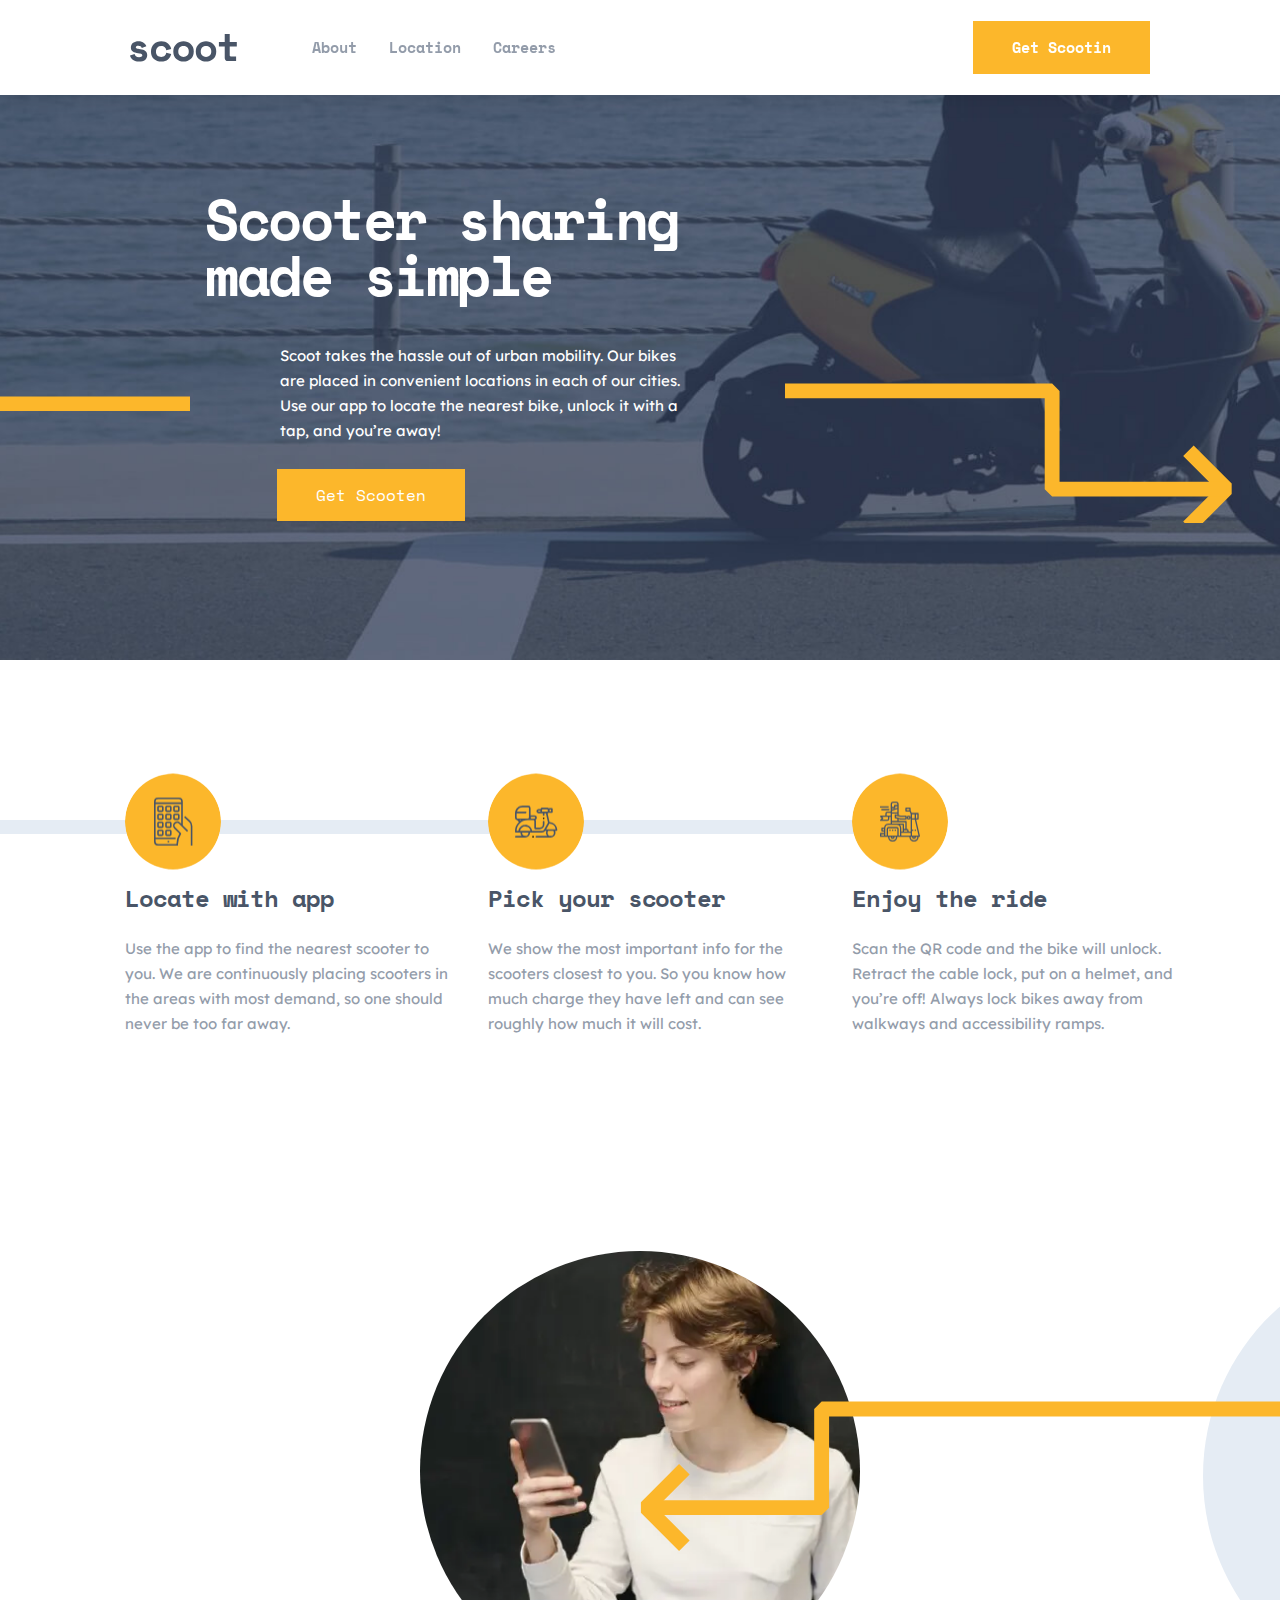
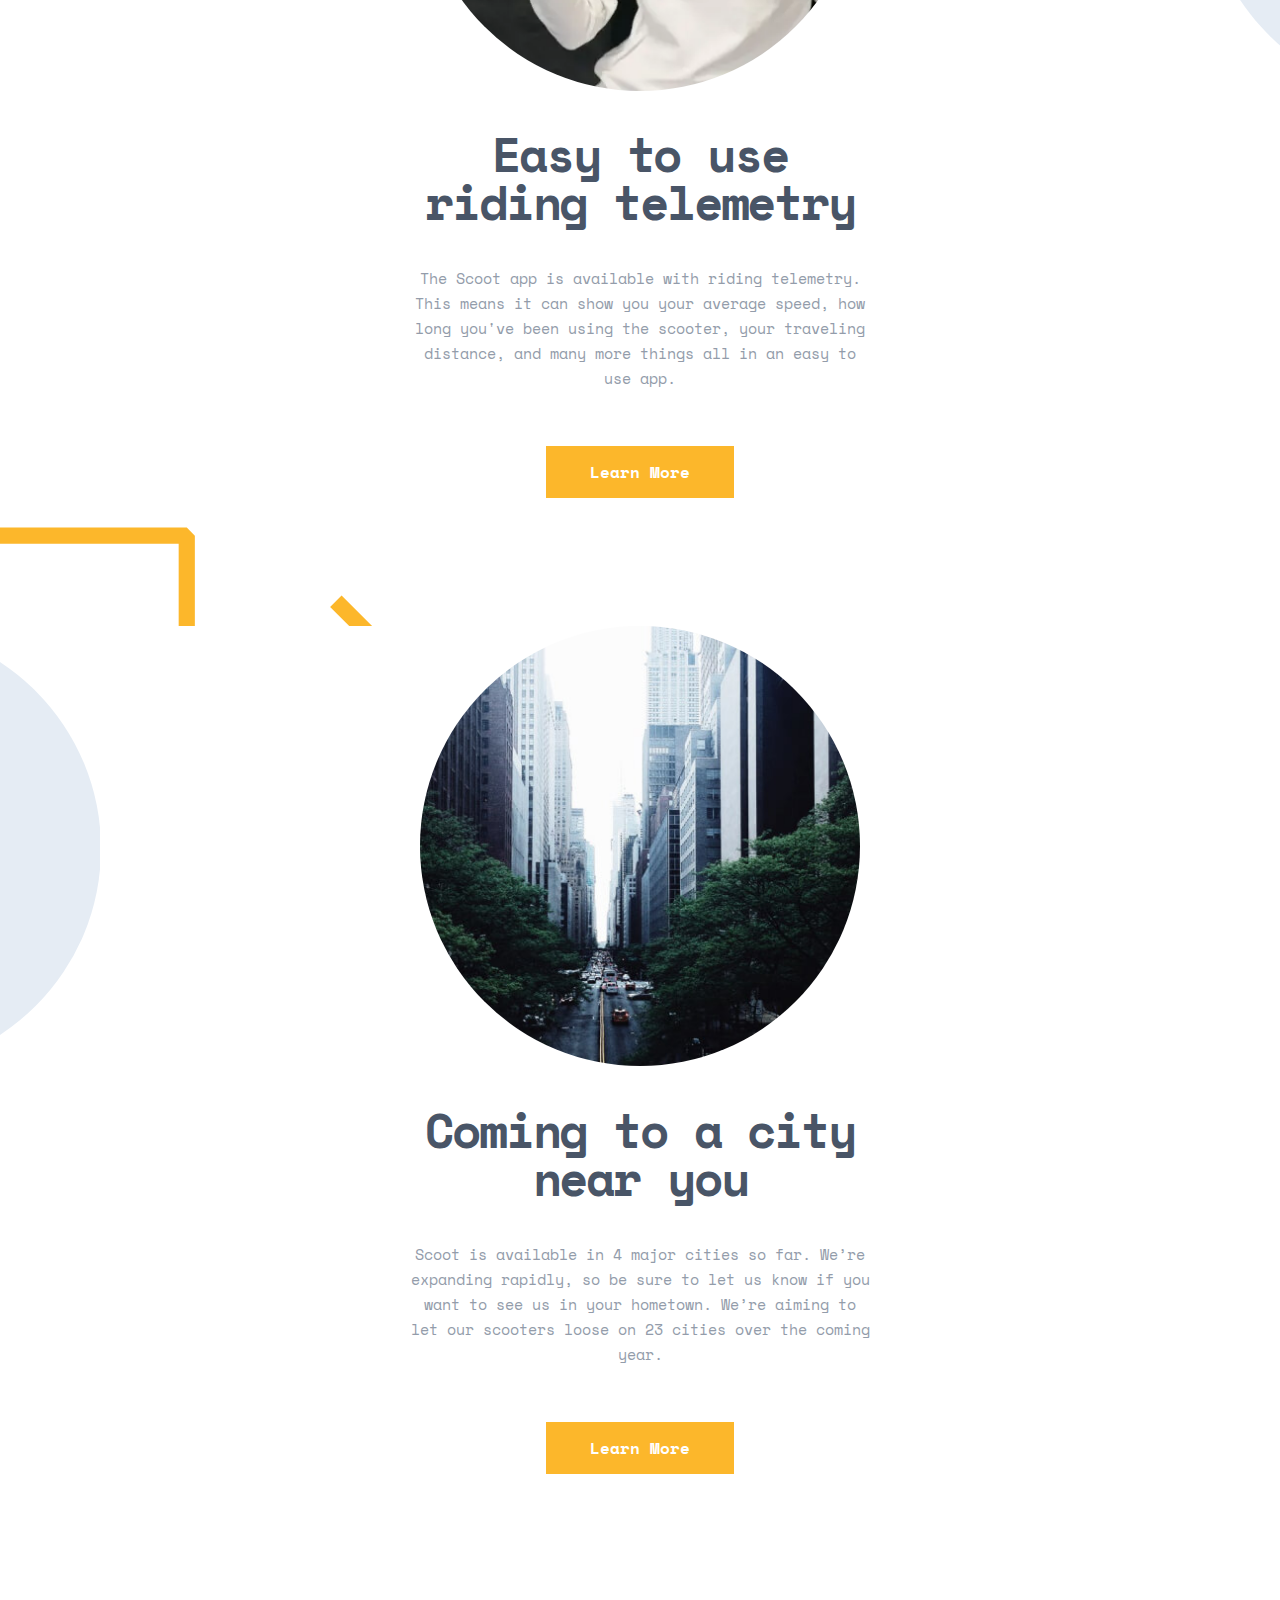
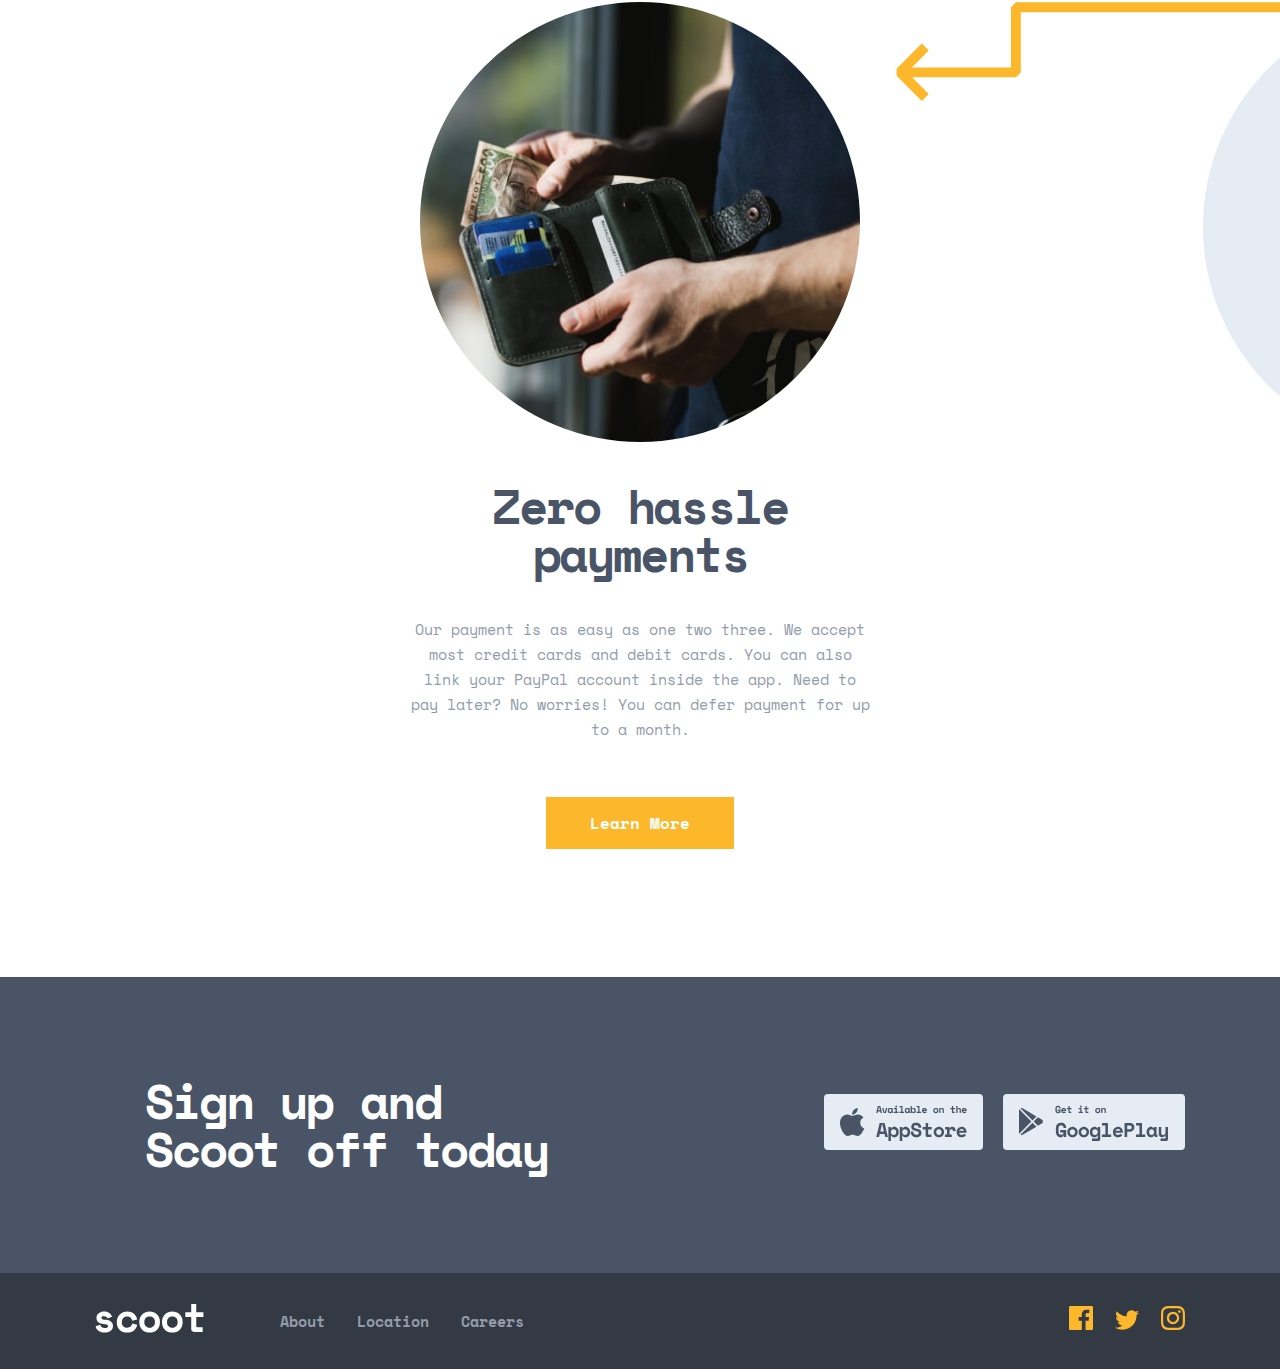
<file: index.html>
<!DOCTYPE html>
<html lang="en">

<head>
    <meta charset="UTF-8">
    <meta http-equiv="X-UA-Compatible" content="IE=edge">
    <meta name="viewport" content="width=device-width, initial-scale=1.0">
    <link rel="stylesheet" href="./css/main.min.css">
    <title>Home Page</title>
</head>

<body>
    <header class="header">
        <div class="container">
            <button class="hamburger-btn" type="button">
                <img class="hamburger--btn__img--default" src="./images/open.svg" alt="Header open button image" width="20" height="16">

                <img class="hamburger--btn__img hamburger--btn__img--exit" src="./images/exit.svg" alt="Header exit button image" width="18" height="18">
            </button>

            <a class="header__logo-link" href="./index.html">
                <img class="header__logo" src="./images/scoot.svg" alt="Site header logo" width="107" height="28">
            </a>

            <nav class="header__nav">
                <ul class="header__nav__ul">
                    <li class="nav__list-item"><a class="nav__list-link" href="./about.html">About</a></li>
                    <li class="nav__list-item"><a class="nav__list-link" href="./location.html">Location</a></li>
                    <li class="nav__list-item"><a class="nav__list-link" href="./careers.html">Careers</a></li>
                </ul>

            </nav>
            <a class="button-link" href="#">Get Scootin</a>
        </div>
    </header>

    <script src="./main.js"></script>

    <!-- ===================================site-main======================================== -->



    <main class="main">
        <section class="intro">
            <div class="container">
                <div class="intro__div">
                    <h1 class="intro__heading">Scooter sharing made simple</h1>
                    <p class="intro__text">Scoot takes the hassle out of urban mobility. Our bikes are placed in
                        convenient locations in
                        each of our cities. Use our app to locate the nearest bike, unlock it with a tap, and you’re
                        away!</p>

                    <a class="button-link" href="#">Get Scooten</a>
                </div>
            </div>
        </section>


        <!-- =========================section-one============================= -->


        <section class="guide-section">
            <div class="container">
                <h2 class="visually-hidden">Guide Section</h2>
                <ol class="guide-section__ol">
                    <li class="guide-section__list-item">
                        <h3 class="guide-section__heading">Locate with app</h3>
                        <p class="guide-section__text">Use the app to find the nearest scooter to you. We are
                            continuously placing scooters in the areas
                            with most demand, so one should never be too far away. </p>
                    </li>

                    <li class="guide-section__list-item">
                        <h3 class="guide-section__heading">Pick your scooter</h3>
                        <p class="guide-section__text">We show the most important info for the scooters closest to you.
                            So you know how much charge they
                            have left and can see roughly how much it will cost.</p>
                    </li>

                    <li class="guide-section__list-item">
                        <h3 class="guide-section__heading">Enjoy the ride</h3>
                        <p class="guide-section__text">Scan the QR code and the bike will unlock. Retract the cable
                            lock, put on a helmet, and you’re
                            off! Always lock bikes away from walkways and accessibility ramps.</p>
                    </li>
                </ol>
            </div>
        </section>

        <!-- ============================section-two============================== -->


        <section class="good-sides">
            <div class="container">
                <h2 class="visually-hidden">Good sides section</h2>

                <ul class="good-sides__ul">
                    <li class="good-sides__item">
                        <span class="good-sides__span">
                            <h2 class="span__heading">Easy to use
                                riding telemetry</h2>
                            <p class="span__text">The Scoot app is available with riding telemetry. This means it can
                                show you your average
                                speed, how long you've been using the scooter, your traveling distance, and many more
                                things
                                all in an easy to use app.</p>

                            <a class="good-sides__button-link" href="#">Learn More</a>
                        </span>

                        <picture>
                            <source type="image/webp" srcset="./images/Bitmap.webp 1x, ./images/Bitmap@2x.webp 2x">
                            <img src="./images/Bitmap1.jpg" srcset="./images/Bitmap1.jpg 1x, ./images/Bitmap1@2x.png 2x"
                                alt="Bitmap picture" width="440" height="440">
                        </picture>
                    </li>


                    <li class="good-sides__item">
                        <span class="good-sides__span">
                            <h2 class="span__heading">Coming to a city near you</h2>
                            <p class="span__text">Scoot is available in 4 major cities so far. We’re expanding rapidly,
                                so be sure to let
                                us know if you want to see us in your hometown. We’re aiming to let our scooters loose
                                on 23 cities over the coming year.</p>

                            <a class="good-sides__button-link" href="#">Learn More</a>
                        </span>

                        <img src="./images/Bitmap2.jpg" alt="Bitmap 2" width="440" height="440">
                    </li>

                    <li class="good-sides__item">
                        <span class="good-sides__span">
                            <h2 class="span__heading">Zero hassle payments</h2>
                            <p class="span__text">Our payment is as easy as one two three. We accept most credit cards
                                and debit cards. You
                                can also link your PayPal account inside the app. Need to pay later? No worries! You can
                                defer payment for up to a month.</p>

                            <a class="good-sides__button-link" href="#">Learn More</a>
                        </span>

                        <img src="./images/Bitmap3.jpg" alt="Bitmap 2" width="440" height="440">
                    </li>

                </ul>
            </div>
        </section>

        <!-- ==========================================section-three======================== -->

        <section class="call">
            <div class="container">
                <h2 class="call__heading">Sign up and Scoot off today</h2>

                <span class="call__span">
                    <a class="call__link" href="#"><img class="call__img" src="./images/icon1.svg"
                            alt="Apple store icon" width="159" height="56"></a>

                    <a class="call__link" href="#"><img class="call__img" src="./images/icon2.svg"
                            alt="Google Play icon" width="182" height="56"></a>
                </span>
            </div>
        </section>
    </main>
    <!-- =====================================site-footer========================================== -->


    <footer class="footer">
        <div class="container">
            <a class="footer__logo-link" href="./index.html"><img src="./images/footer-logo.svg" alt="Footer logo icon" width="109"
                    height="29"></a>

            <nav class="footer__nav">
                <ul class="footer__ul">
                    <li class="footer__list-item"><a class="footer__list-link" href="./about.html">About</a></li>
                    <li class="footer__list-item"><a class="footer__list-link" href="./location.html">Location</a></li>
                    <li class="footer__list-item"><a class="footer__list-link" href="./careers.html">Careers</a></li>
                </ul>
            </nav>

            <span class="footer__span">
                <a class="footer__social-link" href="#" target="_blank" rel="noopener noreferrer">
                    <svg class="footer__social-icon" width="24" height="24" viewBox="0 0 24 24" fill="none"
                        xmlns="http://www.w3.org/2000/svg">
                        <path
                            d="M22.675 0H1.325C0.593 0 0 0.593 0 1.325V22.676C0 23.407 0.593 24 1.325 24H12.82V14.706H9.692V11.084H12.82V8.413C12.82 5.313 14.713 3.625 17.479 3.625C18.804 3.625 19.942 3.724 20.274 3.768V7.008L18.356 7.009C16.852 7.009 16.561 7.724 16.561 8.772V11.085H20.148L19.681 14.707H16.561V24H22.677C23.407 24 24 23.407 24 22.675V1.325C24 0.593 23.407 0 22.675 0Z"
                            fill="#FCB72B" />
                    </svg>
                </a>

                <a class="footer__social-link" href="#" target="_blank" rel="noopener noreferrer">
                    <svg class="footer__social-icon" width="24" height="20" viewBox="0 0 24 20" fill="none"
                        xmlns="http://www.w3.org/2000/svg">
                        <path
                            d="M24 2.55699C23.117 2.94899 22.168 3.21299 21.172 3.33199C22.189 2.72299 22.97 1.75799 23.337 0.607986C22.386 1.17199 21.332 1.58199 20.21 1.80299C19.313 0.845986 18.032 0.247986 16.616 0.247986C13.437 0.247986 11.101 3.21399 11.819 6.29299C7.728 6.08799 4.1 4.12799 1.671 1.14899C0.381 3.36199 1.002 6.25699 3.194 7.72299C2.388 7.69699 1.628 7.47599 0.965 7.10699C0.911 9.38799 2.546 11.522 4.914 11.997C4.221 12.185 3.462 12.229 2.69 12.081C3.316 14.037 5.134 15.46 7.29 15.5C5.22 17.123 2.612 17.848 0 17.54C2.179 18.937 4.768 19.752 7.548 19.752C16.69 19.752 21.855 12.031 21.543 5.10599C22.505 4.41099 23.34 3.54399 24 2.55699Z"
                            fill="#FCB72B" />
                    </svg>

                </a>

                <a class="footer__social-link" href="#" target="_blank" rel="noopener noreferrer">
                    <svg class="footer__social-icon" width="24" height="24" viewBox="0 0 24 24" fill="none"
                        xmlns="http://www.w3.org/2000/svg">
                        <path fill-rule="evenodd" clip-rule="evenodd"
                            d="M12 0C8.741 0 8.333 0.014 7.053 0.072C2.695 0.272 0.273 2.69 0.073 7.052C0.014 8.333 0 8.741 0 12C0 15.259 0.014 15.668 0.072 16.948C0.272 21.306 2.69 23.728 7.052 23.928C8.333 23.986 8.741 24 12 24C15.259 24 15.668 23.986 16.948 23.928C21.302 23.728 23.73 21.31 23.927 16.948C23.986 15.668 24 15.259 24 12C24 8.741 23.986 8.333 23.928 7.053C23.732 2.699 21.311 0.273 16.949 0.073C15.668 0.014 15.259 0 12 0ZM12 2.163C15.204 2.163 15.584 2.175 16.85 2.233C20.102 2.381 21.621 3.924 21.769 7.152C21.827 8.417 21.838 8.797 21.838 12.001C21.838 15.206 21.826 15.585 21.769 16.85C21.62 20.075 20.105 21.621 16.85 21.769C15.584 21.827 15.206 21.839 12 21.839C8.796 21.839 8.416 21.827 7.151 21.769C3.891 21.62 2.38 20.07 2.232 16.849C2.174 15.584 2.162 15.205 2.162 12C2.162 8.796 2.175 8.417 2.232 7.151C2.381 3.924 3.896 2.38 7.151 2.232C8.417 2.175 8.796 2.163 12 2.163ZM5.838 12C5.838 8.597 8.597 5.838 12 5.838C15.403 5.838 18.162 8.597 18.162 12C18.162 15.404 15.403 18.163 12 18.163C8.597 18.163 5.838 15.403 5.838 12ZM12 16C9.791 16 8 14.21 8 12C8 9.791 9.791 8 12 8C14.209 8 16 9.791 16 12C16 14.21 14.209 16 12 16ZM16.965 5.595C16.965 4.8 17.61 4.155 18.406 4.155C19.201 4.155 19.845 4.8 19.845 5.595C19.845 6.39 19.201 7.035 18.406 7.035C17.61 7.035 16.965 6.39 16.965 5.595Z"
                            fill="#FCB72B" />
                    </svg>

                </a>

            </span>
        </div>
    </footer>
</body>

</html>
</file>
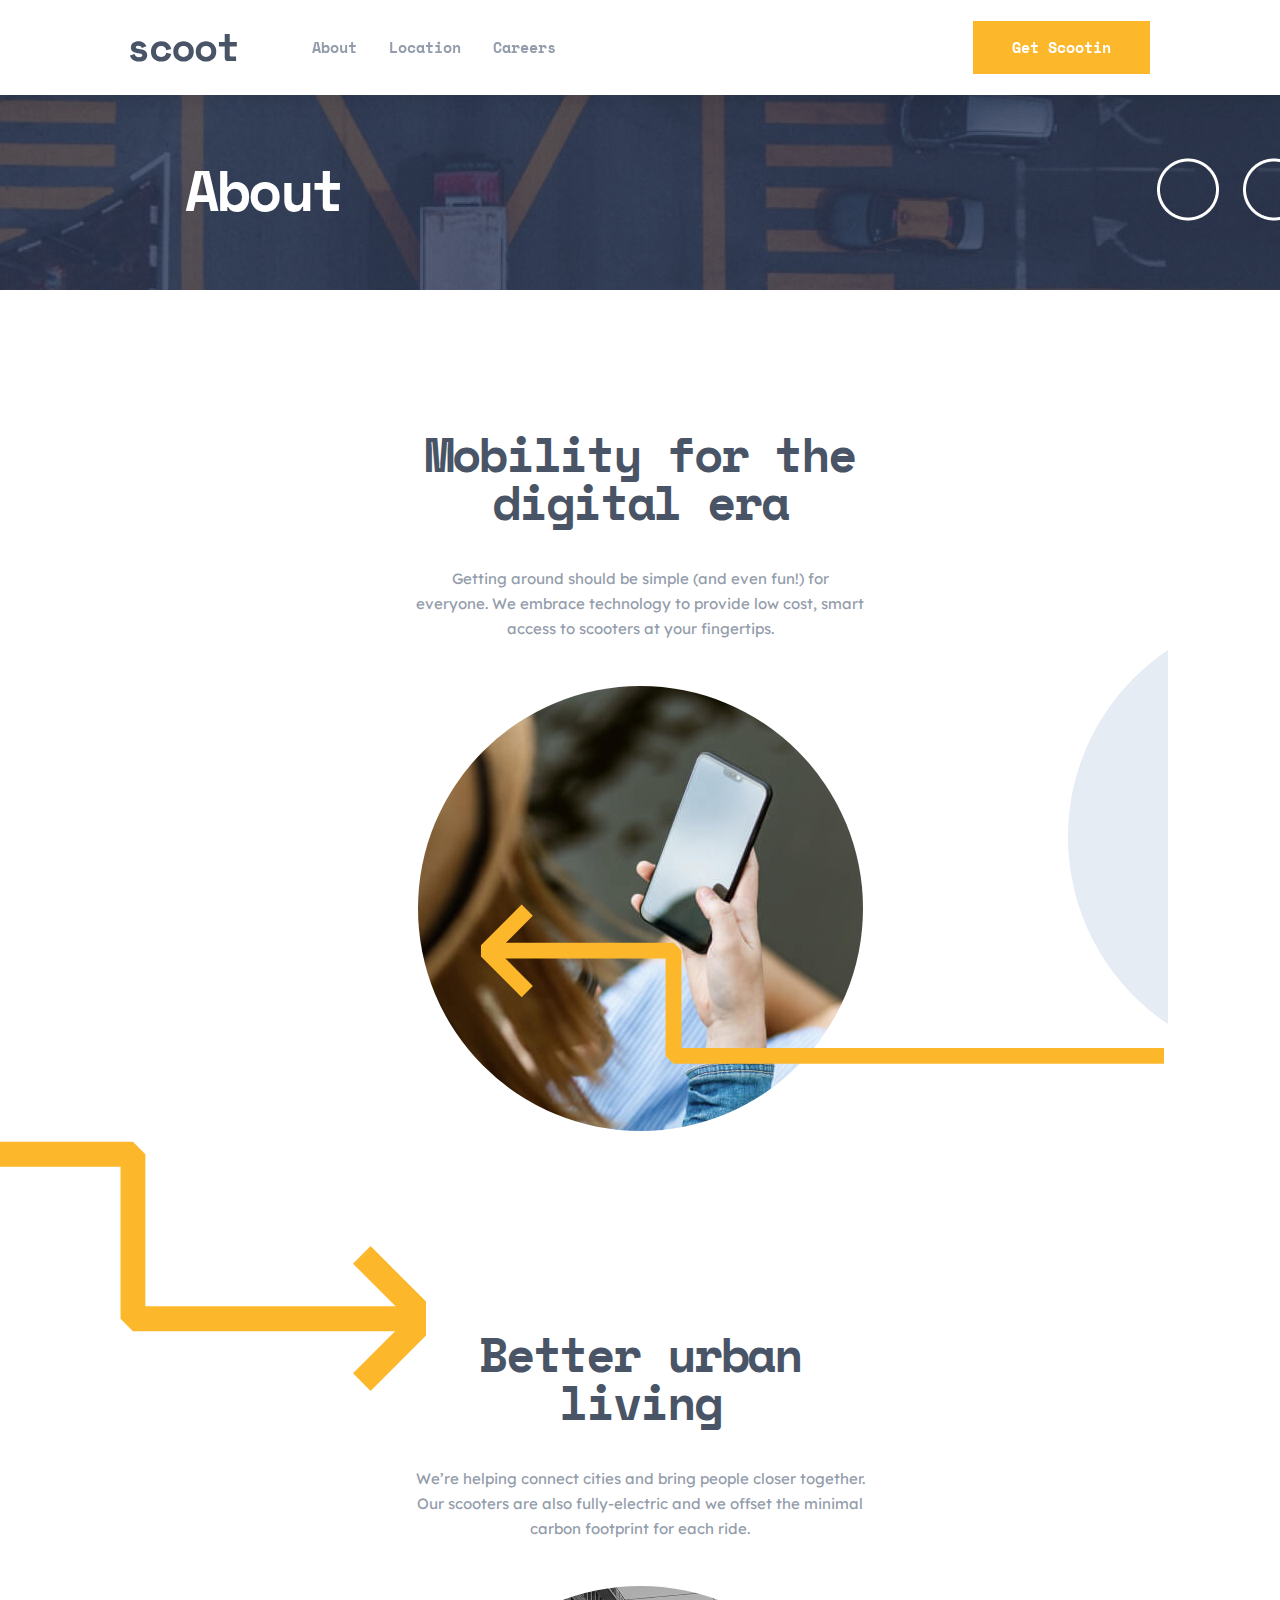
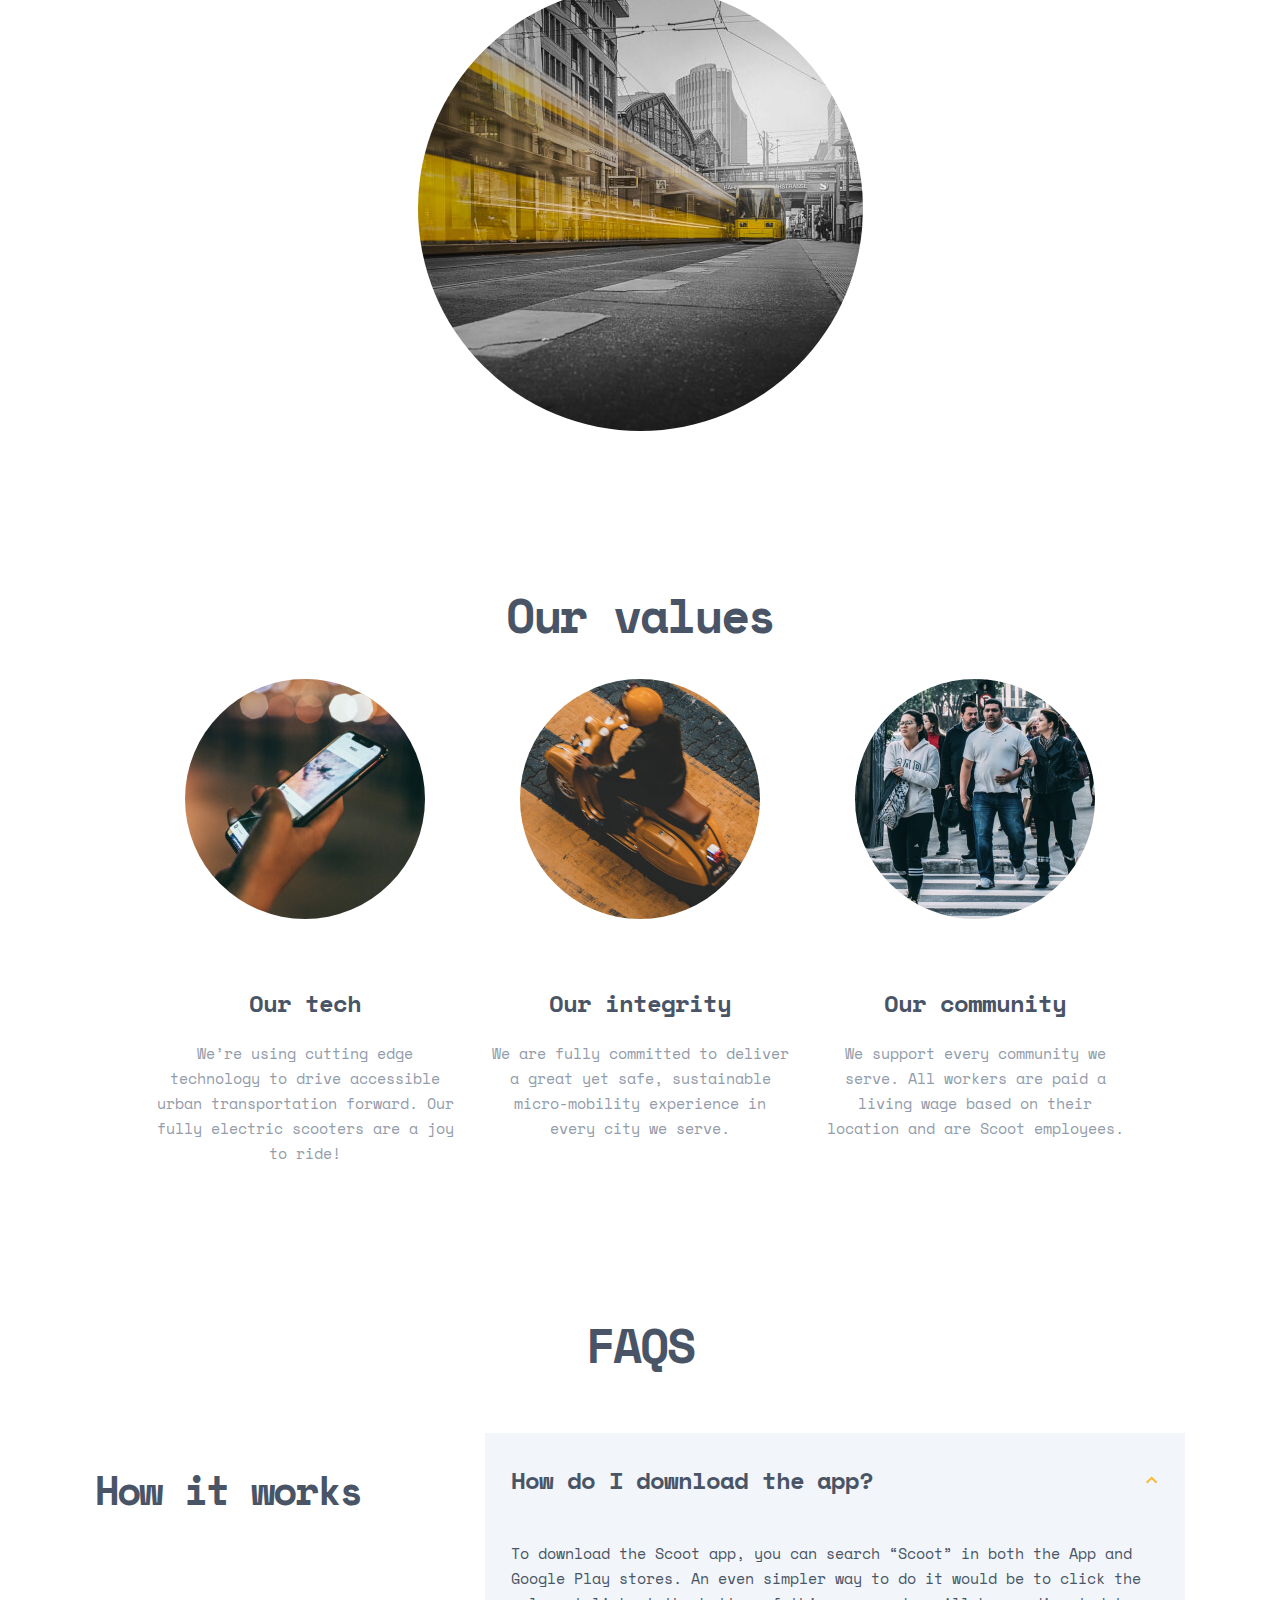
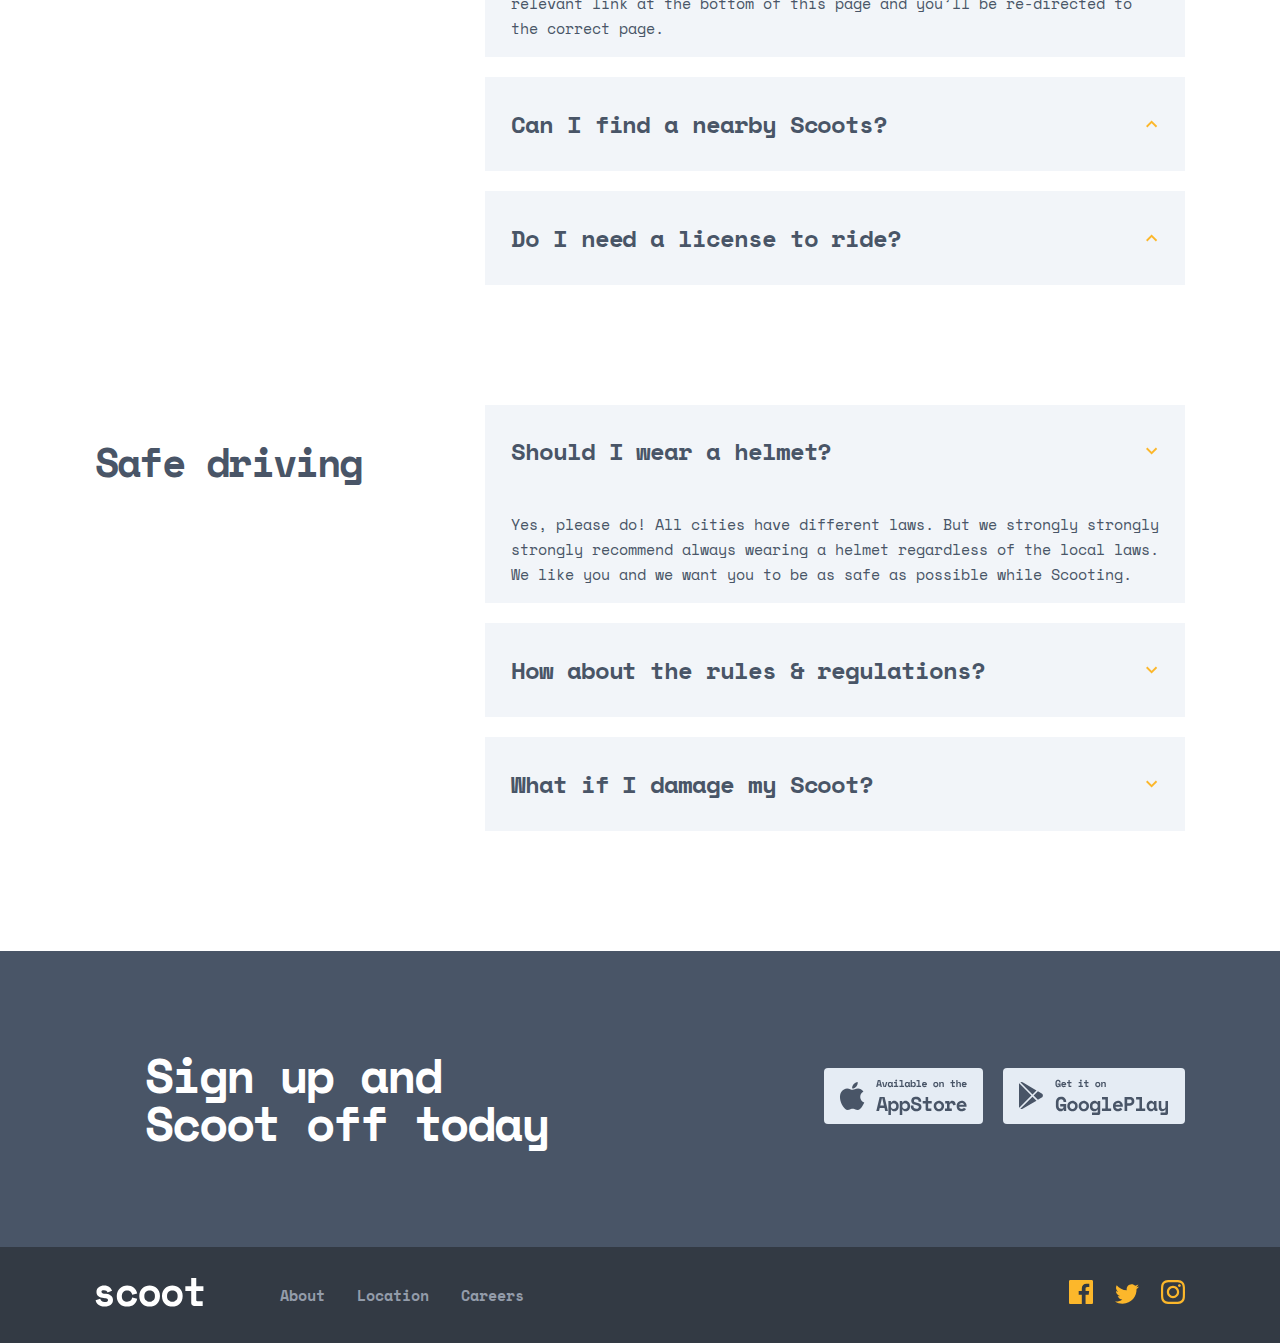
<file: about.html>
<!DOCTYPE html>
<html lang="en">

<head>
    <meta charset="UTF-8">
    <meta http-equiv="X-UA-Compatible" content="IE=edge">
    <meta name="viewport" content="width=device-width, initial-scale=1.0">
    <link rel="stylesheet" href="./css/main.min.css">
    <title>About Page</title>
</head>

<body>
    <header class="header header--adaptive">
        <div class="container">
            <button class="hamburger-btn" type="button">
                <img class="hamburger--btn__img--default" src="./images/open.svg" alt="Header open button image" width="20" height="16">

                <img class="hamburger--btn__img hamburger--btn__img--exit" src="./images/exit.svg" alt="Header exit button image" width="18" height="18">
            </button>

            <a class="header__logo-link" href="./index.html">
                <img class="header__logo" src="./images/scoot.svg" alt="Site header logo" width="107" height="28">
            </a>

            <nav class="header__nav">
                <ul class="header__nav__ul">
                    <li class="nav__list-item"><a class="nav__list-link" href="./about.html">About</a></li>
                    <li class="nav__list-item"><a class="nav__list-link" href="./location.html">Location</a></li>
                    <li class="nav__list-item"><a class="nav__list-link" href="./careers.html">Careers</a></li>
                </ul>

            </nav>
            <a class="button-link" href="#">Get Scootin</a>
        </div>
    </header>

    <script src="./main.js"></script>

    <!-- ================================site-main========================================== -->




    <main class="about-main">
        <section class="about-intro">
            <div class="container">
                <h2 class="about-intro__heading">About</h2>
            </div>
        </section>

        <!-- ======================section-one======================= -->


        <section class="about-good">
            <div class="container">
                <ul class="about-good__ul">
                    <li class="about-good__item">
                        <span class="about-good__span">
                            <h2 class="about-good__span__heading">Mobility for the digital era</h2>
                            <p class="about-good__span__text">Getting around should be simple (and even fun!) for
                                everyone. We embrace technology to
                                provide low cost, smart access to scooters at your fingertips.</p>
                        </span>

                        <img src="./images/img1.jpg" alt="About good sides content img" width="445" height="445">
                    </li>

                    <li class="about-good__item">
                        <span class="about-good__span">
                            <h2 class="about-good__span__heading">Better urban living</h2>
                            <p class="about-good__span__text">We’re helping connect cities and bring people closer
                                together. Our scooters are also fully-electric and we offset the minimal carbon
                                footprint for each ride.</p>
                        </span>

                        <img src="./images/img2.jpg" alt="About good sides content img" width="445" height="445">
                    </li>
                </ul>
            </div>
        </section>

        <!-- ================================section-two==================== -->

        <section class="values">
            <div class="container">
                <h2 class="values__header-heading">Our values</h2>

                <ul class="values__ul">
                    <li class="values__ul__item">
                        <span class="values__ul__img-span1">
                            <img class="values__ul__img" src="./images/img3.jpg" alt="about page content image"
                                width="240" height="240">
                        </span>

                        <span class="values__ul__span">
                            <h3 class="ul__span__heading">Our tech</h3>
                            <p class="ul__span__text">We’re using cutting edge technology to drive accessible urban
                                transportation forward. Our
                                fully electric scooters are a joy to ride!</p>
                        </span>
                    </li>

                    <li class="values__ul__item">
                        <span class="values__ul__img-span2">
                            <img class="values__ul__img" src="./images/img4.jpg" alt="about page content image"
                                width="240" height="240">
                        </span>

                        <span class="values__ul__span">
                            <h3 class="ul__span__heading">Our integrity</h3>
                            <p class="ul__span__text">We are fully committed to deliver a great yet safe, sustainable
                                micro-mobility experience
                                in every city we serve.</p>
                        </span>
                    </li>

                    <li class="values__ul__item">
                        <span class="values__ul__img-span3">
                            <img class="values__ul__img" src="./images/img5.jpg" alt="about page content image"
                                width="240" height="240">
                        </span>

                        <span class="values__ul__span">
                            <h3 class="ul__span__heading">Our community</h3>
                            <p class="ul__span__text">We support every community we serve. All workers are paid a living
                                wage based on their
                                location and are Scoot employees.</p>
                        </span>
                    </li>
                </ul>
            </div>
        </section>

        <!-- ==========================section-three============================== -->


        <section class="faqs">
            <div class="container">
<h2 class="faqs__heading">FAQS</h2>

                <div class="faqs__div-one">
                    <h2 class="div-one__heading">How it works</h2>

                    <span class="div-one__span">
                        <button class="faqs__btn faqs__btn--active" type="button">
                            <span>
                                <h4 class="btn__heading">How do I download the app?</h4>
                                <img src="./images/Path.svg" alt="path2" width="16" height="8">
                            </span>
                            <p class="btn__text ">To download the Scoot app, you can search “Scoot” in both the App and
                                Google Play stores.
                                An even simpler way to do it would be to click the relevant link at the bottom of this
                                page and you’ll be re-directed to the correct page.</p>
                        </button>

                        <button class="faqs__btn" type="button">
                            <span>
                                <h4 class="btn__heading">Can I find a nearby Scoots?</h4>
                                <img src="./images/Path.svg" alt="path2" width="16" height="8">
                            </span>
                            <p class="btn__text">To download the Scoot app, you can search “Scoot” in both the App and
                                Google Play stores.
                                An even simpler way to do it would be to click the relevant link at the bottom of this
                                page and you’ll be re-directed to the correct page.</p>
                        </button>

                        <button class="faqs__btn " type="button">
                            <span>
                                <h4 class="btn__heading">Do I need a license to ride?</h4>
                                <img src="./images/Path.svg" alt="path2" width="16" height="8">
                            </span>
                            <p class="btn__text">To download the Scoot app, you can search “Scoot” in both the App and
                                Google Play stores.
                                An even simpler way to do it would be to click the relevant link at the bottom of this
                                page and you’ll be re-directed to the correct page.</p>
                        </button>
                    </span>
                </div>


                <div class="faqs__div-two">
                    <h2 class="div-one__heading">Safe driving</h2>


                    <span class="div-two__span">
                        <button class="faqs__btn faqs__btn--active" type="button">
                            <span>
                                <h4 class="btn__heading">Should I wear a helmet?</h4>
                                <img src="./images/Path2.svg" alt="content" width="16" height="8">
                            </span>

                            <p class="btn__text">
                                Yes, please do! All cities have different laws. But we strongly strongly strongly
                                recommend always wearing a helmet regardless of the local laws. We like you and we want
                                you to be as safe as possible while Scooting.
                            </p>
                        </button>

                        <button class="faqs__btn" type="button">
                            <span>
                                <h4 class="btn__heading">How about the rules & regulations?</h4>
                                <img src="./images/Path2.svg" alt="content" width="16" height="8">
                            </span>

                            <p class="btn__text">
                                Yes, please do! All cities have different laws. But we strongly strongly strongly
                                recommend always wearing a helmet regardless of the local laws. We like you and we want
                                you to be as safe as possible while Scooting.
                            </p>
                        </button>

                        <button class="faqs__btn" type="button">
                            <span>
                                <h4 class="btn__heading">What if I damage my Scoot?</h4>
                                <img src="./images/Path2.svg" alt="content" width="16" height="8">
                            </span>

                            <p class="btn__text">
                                Yes, please do! All cities have different laws. But we strongly strongly strongly
                                recommend always wearing a helmet regardless of the local laws. We like you and we want
                                you to be as safe as possible while Scooting.
                            </p>
                        </button>
                    </span>
                </div>
            </div>
        </section>
        <script src='https://code.jquery.com/jquery-3.2.1.min.js'></script>
        <script src="./about-main.js"></script>

        <!-- =====================section-four====================== -->
        <section class="call">
            <div class="container">
                <h2 class="call__heading">Sign up and Scoot off today</h2>

                <span class="call__span">
                    <a class="call__link" href="#"><img class="call__img" src="./images/icon1.svg"
                            alt="Apple store icon" width="159" height="56"></a>

                    <a class="call__link" href="#"><img class="call__img" src="./images/icon2.svg"
                            alt="Google Play icon" width="182" height="56"></a>
                </span>
            </div>
        </section>
    </main>

    <!-- ===================================footer====================== -->

    <footer class="footer">
        <div class="container">
            <a class="footer__logo-link" href="./index.html"><img src="./images/footer-logo.svg" alt="Footer logo icon" width="109"
                    height="29"></a>

            <nav class="footer__nav">
                <ul class="footer__ul">
                    <li class="footer__list-item"><a class="footer__list-link" href="./about.html">About</a></li>
                    <li class="footer__list-item"><a class="footer__list-link" href="./location.html">Location</a></li>
                    <li class="footer__list-item"><a class="footer__list-link" href="./careers.html">Careers</a></li>
                </ul>
            </nav>

            <span class="footer__span">
                <a class="footer__social-link" href="#" target="_blank" rel="noopener noreferrer">
                    <svg class="footer__social-icon" width="24" height="24" viewBox="0 0 24 24" fill="none"
                        xmlns="http://www.w3.org/2000/svg">
                        <path
                            d="M22.675 0H1.325C0.593 0 0 0.593 0 1.325V22.676C0 23.407 0.593 24 1.325 24H12.82V14.706H9.692V11.084H12.82V8.413C12.82 5.313 14.713 3.625 17.479 3.625C18.804 3.625 19.942 3.724 20.274 3.768V7.008L18.356 7.009C16.852 7.009 16.561 7.724 16.561 8.772V11.085H20.148L19.681 14.707H16.561V24H22.677C23.407 24 24 23.407 24 22.675V1.325C24 0.593 23.407 0 22.675 0Z"
                            fill="#FCB72B" />
                    </svg>
                </a>

                <a class="footer__social-link" href="#" target="_blank" rel="noopener noreferrer">
                    <svg class="footer__social-icon" width="24" height="20" viewBox="0 0 24 20" fill="none"
                        xmlns="http://www.w3.org/2000/svg">
                        <path
                            d="M24 2.55699C23.117 2.94899 22.168 3.21299 21.172 3.33199C22.189 2.72299 22.97 1.75799 23.337 0.607986C22.386 1.17199 21.332 1.58199 20.21 1.80299C19.313 0.845986 18.032 0.247986 16.616 0.247986C13.437 0.247986 11.101 3.21399 11.819 6.29299C7.728 6.08799 4.1 4.12799 1.671 1.14899C0.381 3.36199 1.002 6.25699 3.194 7.72299C2.388 7.69699 1.628 7.47599 0.965 7.10699C0.911 9.38799 2.546 11.522 4.914 11.997C4.221 12.185 3.462 12.229 2.69 12.081C3.316 14.037 5.134 15.46 7.29 15.5C5.22 17.123 2.612 17.848 0 17.54C2.179 18.937 4.768 19.752 7.548 19.752C16.69 19.752 21.855 12.031 21.543 5.10599C22.505 4.41099 23.34 3.54399 24 2.55699Z"
                            fill="#FCB72B" />
                    </svg>

                </a>

                <a class="footer__social-link" href="#" target="_blank" rel="noopener noreferrer">
                    <svg class="footer__social-icon" width="24" height="24" viewBox="0 0 24 24" fill="none"
                        xmlns="http://www.w3.org/2000/svg">
                        <path fill-rule="evenodd" clip-rule="evenodd"
                            d="M12 0C8.741 0 8.333 0.014 7.053 0.072C2.695 0.272 0.273 2.69 0.073 7.052C0.014 8.333 0 8.741 0 12C0 15.259 0.014 15.668 0.072 16.948C0.272 21.306 2.69 23.728 7.052 23.928C8.333 23.986 8.741 24 12 24C15.259 24 15.668 23.986 16.948 23.928C21.302 23.728 23.73 21.31 23.927 16.948C23.986 15.668 24 15.259 24 12C24 8.741 23.986 8.333 23.928 7.053C23.732 2.699 21.311 0.273 16.949 0.073C15.668 0.014 15.259 0 12 0ZM12 2.163C15.204 2.163 15.584 2.175 16.85 2.233C20.102 2.381 21.621 3.924 21.769 7.152C21.827 8.417 21.838 8.797 21.838 12.001C21.838 15.206 21.826 15.585 21.769 16.85C21.62 20.075 20.105 21.621 16.85 21.769C15.584 21.827 15.206 21.839 12 21.839C8.796 21.839 8.416 21.827 7.151 21.769C3.891 21.62 2.38 20.07 2.232 16.849C2.174 15.584 2.162 15.205 2.162 12C2.162 8.796 2.175 8.417 2.232 7.151C2.381 3.924 3.896 2.38 7.151 2.232C8.417 2.175 8.796 2.163 12 2.163ZM5.838 12C5.838 8.597 8.597 5.838 12 5.838C15.403 5.838 18.162 8.597 18.162 12C18.162 15.404 15.403 18.163 12 18.163C8.597 18.163 5.838 15.403 5.838 12ZM12 16C9.791 16 8 14.21 8 12C8 9.791 9.791 8 12 8C14.209 8 16 9.791 16 12C16 14.21 14.209 16 12 16ZM16.965 5.595C16.965 4.8 17.61 4.155 18.406 4.155C19.201 4.155 19.845 4.8 19.845 5.595C19.845 6.39 19.201 7.035 18.406 7.035C17.61 7.035 16.965 6.39 16.965 5.595Z"
                            fill="#FCB72B" />
                    </svg>

                </a>

            </span>
        </div>
    </footer>
</body>

</html>
</file>
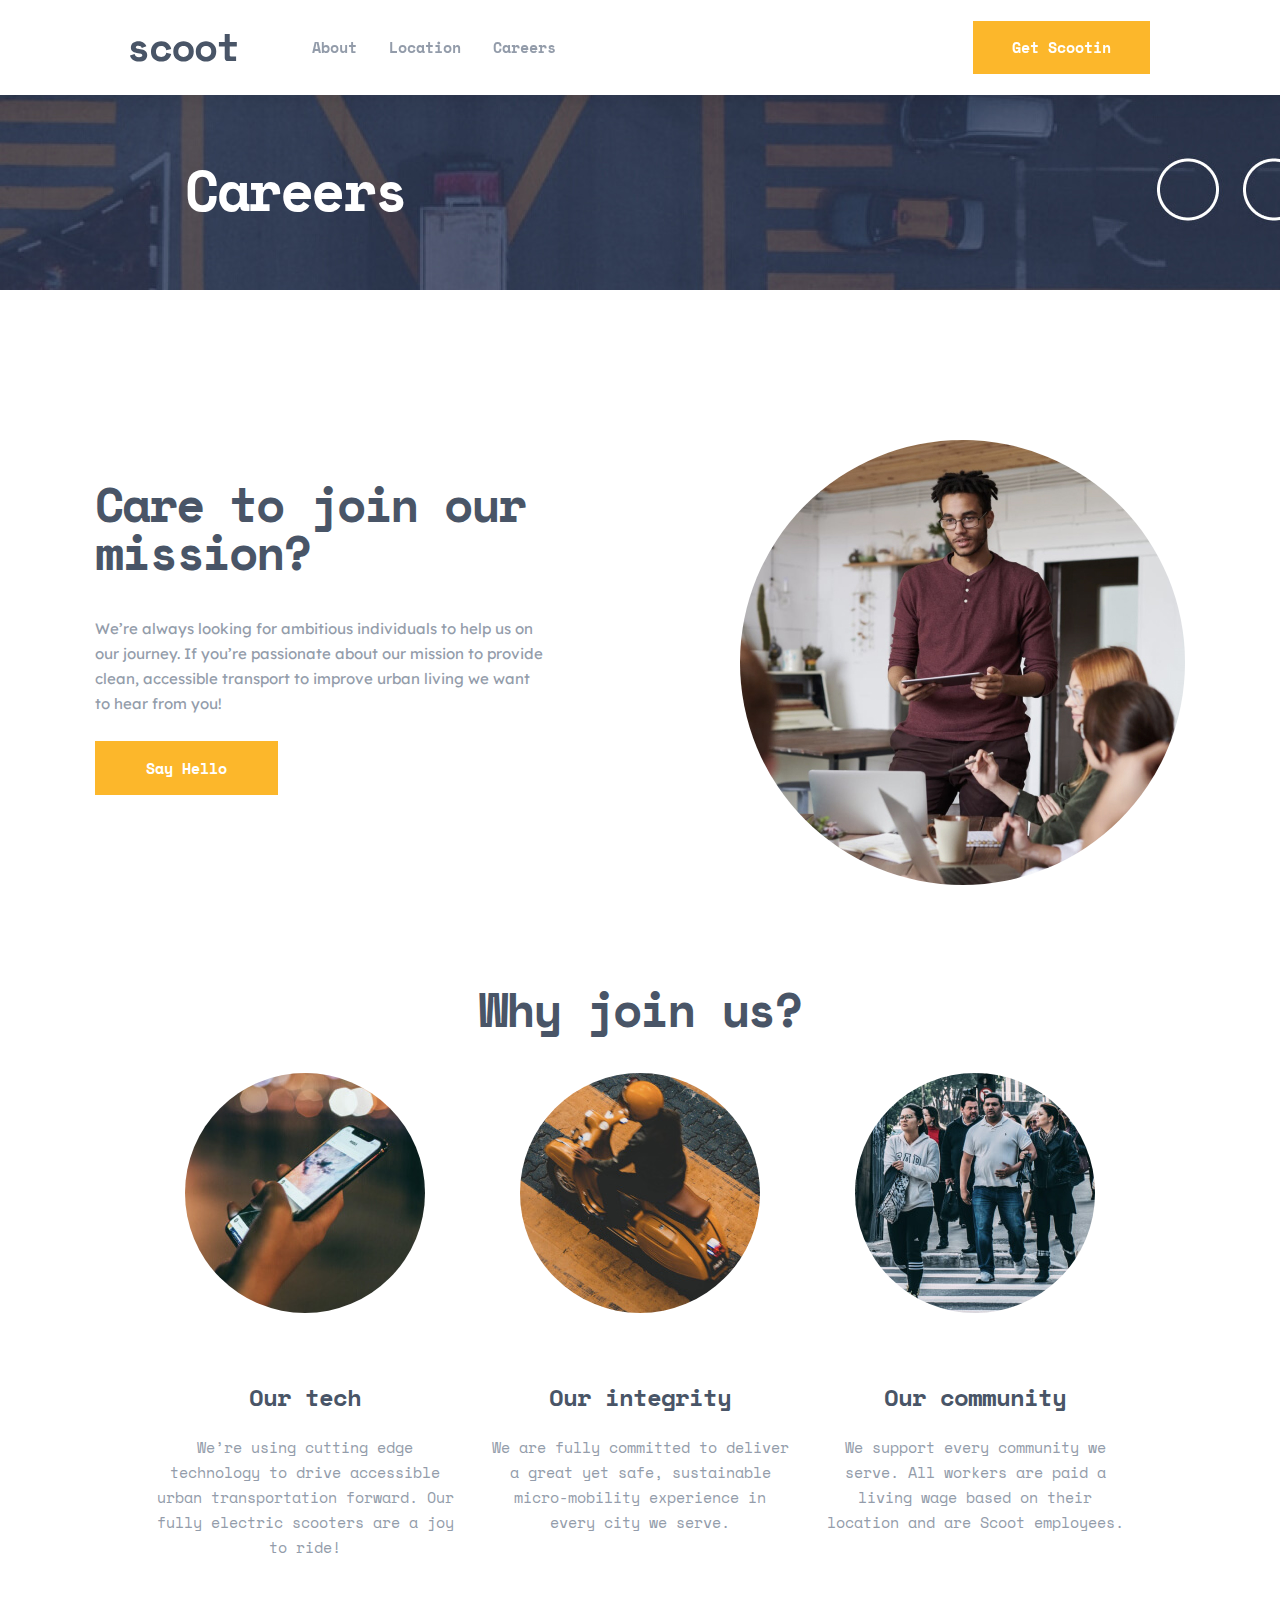
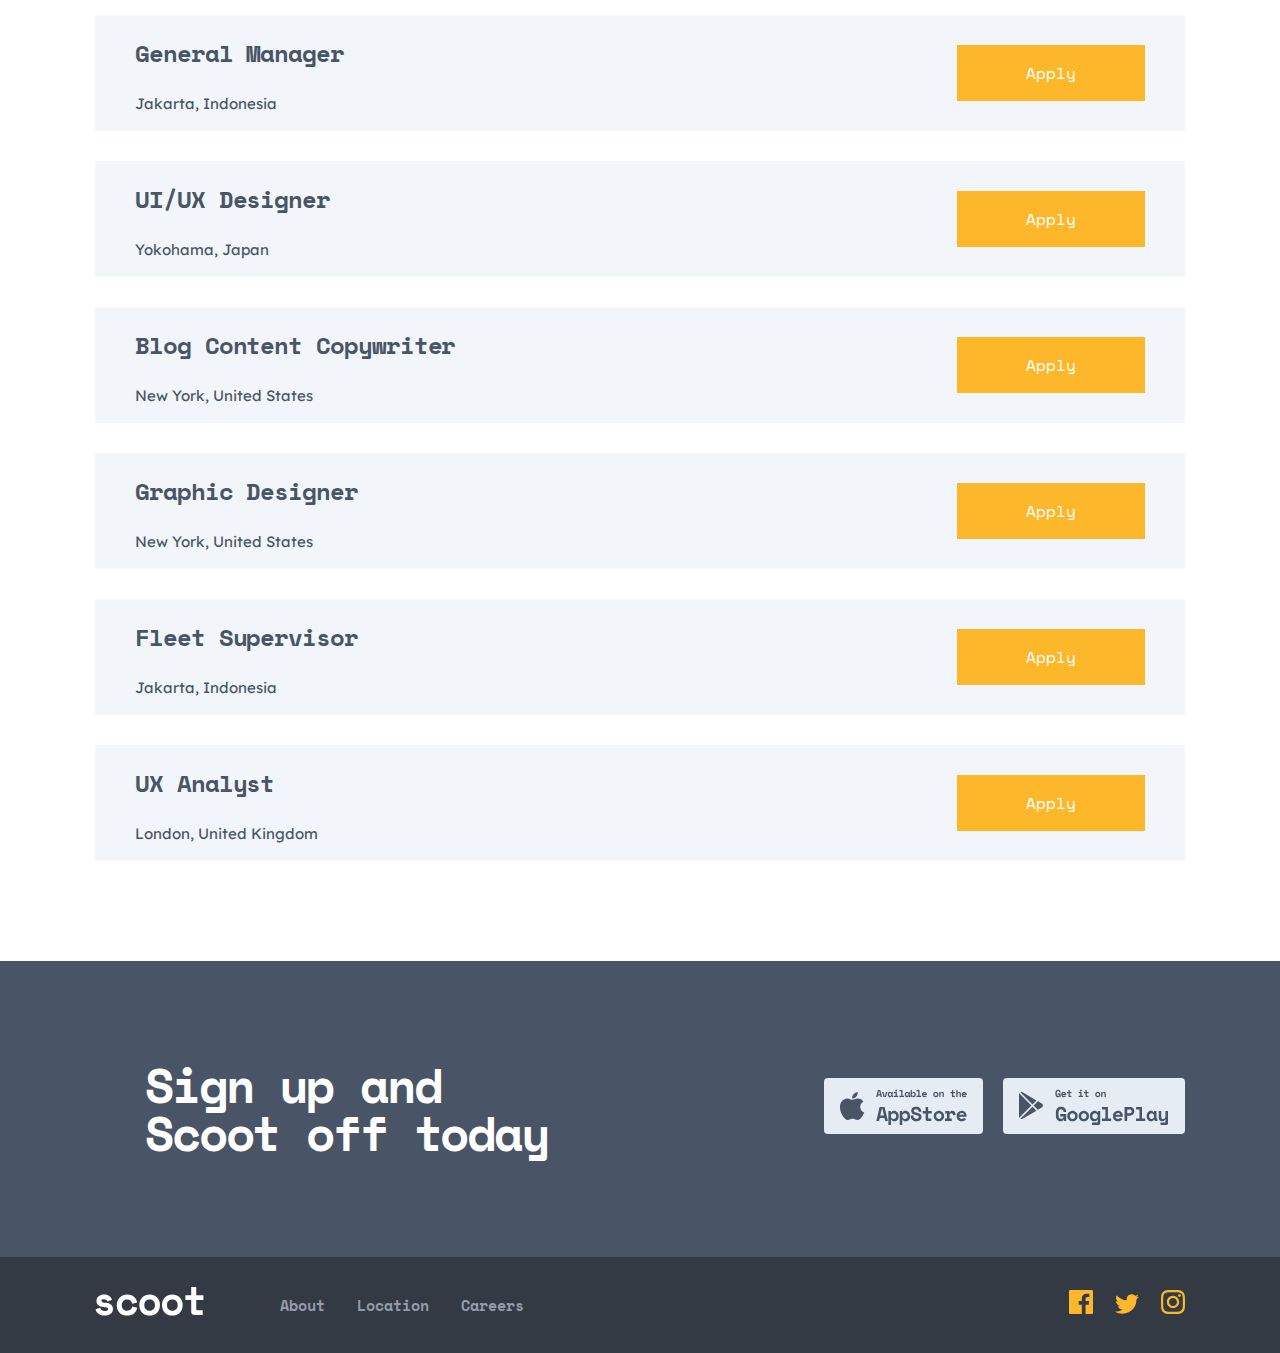
<file: careers.html>
<!DOCTYPE html>
<html lang="en">

<head>
    <meta charset="UTF-8">
    <meta http-equiv="X-UA-Compatible" content="IE=edge">
    <meta name="viewport" content="width=device-width, initial-scale=1.0">
    <link rel="stylesheet" href="./css/main.min.css">
    <title>Careers</title>
</head>

<body>
    <header class="header">
        <div class="container">
            <button class="hamburger-btn" type="button">
                <img class="hamburger--btn__img--default" src="./images/open.svg" alt="Header open button image"
                    width="20" height="16">

                <img class="hamburger--btn__img hamburger--btn__img--exit" src="./images/exit.svg"
                    alt="Header exit button image" width="18" height="18">
            </button>

            <a class="header__logo-link" href="./index.html">
                <img class="header__logo" src="./images/scoot.svg" alt="Site header logo" width="107" height="28">
            </a>

            <nav class="header__nav">
                <ul class="header__nav__ul">
                    <li class="nav__list-item"><a class="nav__list-link" href="./about.html">About</a></li>
                    <li class="nav__list-item"><a class="nav__list-link" href="./location.html">Location</a></li>
                    <li class="nav__list-item"><a class="nav__list-link" href="./careers.html">Careers</a></li>
                </ul>

            </nav>
            <a class="button-link" href="#">Get Scootin</a>
        </div>
    </header>

    <script src="./main.js"></script>

    <!-- ============================================site-main================================= -->


    <main class="careers__main">
        <section class="about-intro">
            <div class="container">
                <h2 class="about-intro__heading">Careers</h2>
            </div>
        </section>

        <section class="careers__section-one">
            <div class="container">
                <ul class="careers__ul">
                    <li class="careers__list-item">
                        <span class="careers__span">
                            <h2 class="careers__list-item__heading">Care to join our mission?</h2>
                            <p class="careers__list-item__text">We’re always looking for ambitious individuals to help
                                us on our journey. If you’re passionate
                                about our mission to provide clean, accessible transport to improve urban living we want
                                to hear
                                from you!</p>

                            <a class="careers__link" href="#">Say Hello</a>
                        </span>

                        <img class="careers__img" src="./images/Bitmap1212.jpg" alt="careers img content" width="445"
                            height="445">
                    </li>
                </ul>
            </div>
        </section>

        <!-- ======================================================= -->

        <section class="values">
            <div class="container">
                <h2 class="values__header-heading">Why join us?</h2>

                <ul class="values__ul">
                    <li class="values__ul__item">
                        <span class="values__ul__img-span1">
                            <img class="values__ul__img" src="./images/img3.jpg" alt="about page content image"
                                width="240" height="240">
                        </span>

                        <span class="values__ul__span">
                            <h3 class="ul__span__heading">Our tech</h3>
                            <p class="ul__span__text">We’re using cutting edge technology to drive accessible urban
                                transportation forward. Our
                                fully electric scooters are a joy to ride!</p>
                        </span>
                    </li>

                    <li class="values__ul__item">
                        <span class="values__ul__img-span2">
                            <img class="values__ul__img" src="./images/img4.jpg" alt="about page content image"
                                width="240" height="240">
                        </span>

                        <span class="values__ul__span">
                            <h3 class="ul__span__heading">Our integrity</h3>
                            <p class="ul__span__text">We are fully committed to deliver a great yet safe, sustainable
                                micro-mobility experience
                                in every city we serve.</p>
                        </span>
                    </li>

                    <li class="values__ul__item">
                        <span class="values__ul__img-span3">
                            <img class="values__ul__img" src="./images/img5.jpg" alt="about page content image"
                                width="240" height="240">
                        </span>

                        <span class="values__ul__span">
                            <h3 class="ul__span__heading">Our community</h3>
                            <p class="ul__span__text">We support every community we serve. All workers are paid a living
                                wage based on their
                                location and are Scoot employees.</p>
                        </span>
                    </li>
                </ul>
            </div>
        </section>


        <!-- =========================================== -->


        <section class="careers__section-two">
            <div class="container">

                <div class="section-two_div-one">
                    <span class="section-two_one">
                        <h3 class="section_two__heading">General Manager</h3>
                        <p class="section_two__text">Jakarta, Indonesia</p>
                    </span>

                    <a class="section-two__link" href="#">Apply</a>
                </div>

                <div class="section-two_div-two">
                    <span class="section-two_two">
                        <h3 class="section_two__heading">UI/UX Designer</h3>
                        <p class="section_two__text">Yokohama, Japan</p>
                    </span>

                    <a class="section-two__link" href="#">Apply</a>
                </div>

                <div class="section-two_div-three">
                    <span class="section-two_three">
                        <h3 class="section_two__heading">Blog Content Copywriter</h3>
                        <p class="section_two__text">New York, United States</p>
                    </span>

                    <a class="section-two__link" href="#">Apply</a>
                </div>

                <div class="section-two_div-four">
                    <span class="section-two_four">
                        <h3 class="section_two__heading">Graphic Designer</h3>
                        <p class="section_two__text">New York, United States</p>
                    </span>
                    
                    <a class="section-two__link" href="#">Apply</a>
                </div>

                <div class="section-two_div-five">
                    <span class="section-two_five">
                        <h3 class="section_two__heading">Fleet Supervisor</h3>
                        <p class="section_two__text">Jakarta, Indonesia</p>
                    </span>

                    <a class="section-two__link" href="#">Apply</a>
                </div>

                <div class="section-two_div-six">
                    <span class="section-two_six">
                        <h3 class="section_two__heading">UX Analyst</h3>
                        <p class="section_two__text">London, United Kingdom</p>
                    </span>
                    <a class="section-two__link" href="#">Apply</a>
                </div>
            </div>
        </section>

        <!-- ===========================section-two-end===================== -->
        <section class="call">
            <div class="container">
                <h2 class="call__heading">Sign up and Scoot off today</h2>

                <span class="call__span">
                    <a class="call__link" href="#"><img class="call__img" src="./images/icon1.svg"
                            alt="Apple store icon" width="159" height="56"></a>

                    <a class="call__link" href="#"><img class="call__img" src="./images/icon2.svg"
                            alt="Google Play icon" width="182" height="56"></a>
                </span>
            </div>
        </section>
    </main>

    <!-- =====================================site-footer========================================== -->


    <footer class="footer">
        <div class="container">
            <a class="footer__logo-link" href="./index.html"><img src="./images/footer-logo.svg" alt="Footer logo icon" width="109"
                    height="29"></a>

            <nav class="footer__nav">
                <ul class="footer__ul">
                    <li class="footer__list-item"><a class="footer__list-link" href="./about.html">About</a></li>
                    <li class="footer__list-item"><a class="footer__list-link" href="./location.html">Location</a></li>
                    <li class="footer__list-item"><a class="footer__list-link" href="./careers.html">Careers</a></li>
                </ul>
            </nav>

            <span class="footer__span">
                <a class="footer__social-link" href="#" target="_blank" rel="noopener noreferrer">
                    <svg class="footer__social-icon" width="24" height="24" viewBox="0 0 24 24" fill="none"
                        xmlns="http://www.w3.org/2000/svg">
                        <path
                            d="M22.675 0H1.325C0.593 0 0 0.593 0 1.325V22.676C0 23.407 0.593 24 1.325 24H12.82V14.706H9.692V11.084H12.82V8.413C12.82 5.313 14.713 3.625 17.479 3.625C18.804 3.625 19.942 3.724 20.274 3.768V7.008L18.356 7.009C16.852 7.009 16.561 7.724 16.561 8.772V11.085H20.148L19.681 14.707H16.561V24H22.677C23.407 24 24 23.407 24 22.675V1.325C24 0.593 23.407 0 22.675 0Z"
                            fill="#FCB72B" />
                    </svg>
                </a>

                <a class="footer__social-link" href="#" target="_blank" rel="noopener noreferrer">
                    <svg class="footer__social-icon" width="24" height="20" viewBox="0 0 24 20" fill="none"
                        xmlns="http://www.w3.org/2000/svg">
                        <path
                            d="M24 2.55699C23.117 2.94899 22.168 3.21299 21.172 3.33199C22.189 2.72299 22.97 1.75799 23.337 0.607986C22.386 1.17199 21.332 1.58199 20.21 1.80299C19.313 0.845986 18.032 0.247986 16.616 0.247986C13.437 0.247986 11.101 3.21399 11.819 6.29299C7.728 6.08799 4.1 4.12799 1.671 1.14899C0.381 3.36199 1.002 6.25699 3.194 7.72299C2.388 7.69699 1.628 7.47599 0.965 7.10699C0.911 9.38799 2.546 11.522 4.914 11.997C4.221 12.185 3.462 12.229 2.69 12.081C3.316 14.037 5.134 15.46 7.29 15.5C5.22 17.123 2.612 17.848 0 17.54C2.179 18.937 4.768 19.752 7.548 19.752C16.69 19.752 21.855 12.031 21.543 5.10599C22.505 4.41099 23.34 3.54399 24 2.55699Z"
                            fill="#FCB72B" />
                    </svg>

                </a>

                <a class="footer__social-link" href="#" target="_blank" rel="noopener noreferrer">
                    <svg class="footer__social-icon" width="24" height="24" viewBox="0 0 24 24" fill="none"
                        xmlns="http://www.w3.org/2000/svg">
                        <path fill-rule="evenodd" clip-rule="evenodd"
                            d="M12 0C8.741 0 8.333 0.014 7.053 0.072C2.695 0.272 0.273 2.69 0.073 7.052C0.014 8.333 0 8.741 0 12C0 15.259 0.014 15.668 0.072 16.948C0.272 21.306 2.69 23.728 7.052 23.928C8.333 23.986 8.741 24 12 24C15.259 24 15.668 23.986 16.948 23.928C21.302 23.728 23.73 21.31 23.927 16.948C23.986 15.668 24 15.259 24 12C24 8.741 23.986 8.333 23.928 7.053C23.732 2.699 21.311 0.273 16.949 0.073C15.668 0.014 15.259 0 12 0ZM12 2.163C15.204 2.163 15.584 2.175 16.85 2.233C20.102 2.381 21.621 3.924 21.769 7.152C21.827 8.417 21.838 8.797 21.838 12.001C21.838 15.206 21.826 15.585 21.769 16.85C21.62 20.075 20.105 21.621 16.85 21.769C15.584 21.827 15.206 21.839 12 21.839C8.796 21.839 8.416 21.827 7.151 21.769C3.891 21.62 2.38 20.07 2.232 16.849C2.174 15.584 2.162 15.205 2.162 12C2.162 8.796 2.175 8.417 2.232 7.151C2.381 3.924 3.896 2.38 7.151 2.232C8.417 2.175 8.796 2.163 12 2.163ZM5.838 12C5.838 8.597 8.597 5.838 12 5.838C15.403 5.838 18.162 8.597 18.162 12C18.162 15.404 15.403 18.163 12 18.163C8.597 18.163 5.838 15.403 5.838 12ZM12 16C9.791 16 8 14.21 8 12C8 9.791 9.791 8 12 8C14.209 8 16 9.791 16 12C16 14.21 14.209 16 12 16ZM16.965 5.595C16.965 4.8 17.61 4.155 18.406 4.155C19.201 4.155 19.845 4.8 19.845 5.595C19.845 6.39 19.201 7.035 18.406 7.035C17.61 7.035 16.965 6.39 16.965 5.595Z"
                            fill="#FCB72B" />
                    </svg>

                </a>

            </span>
        </div>
    </footer>
</body>

</html>
</file>
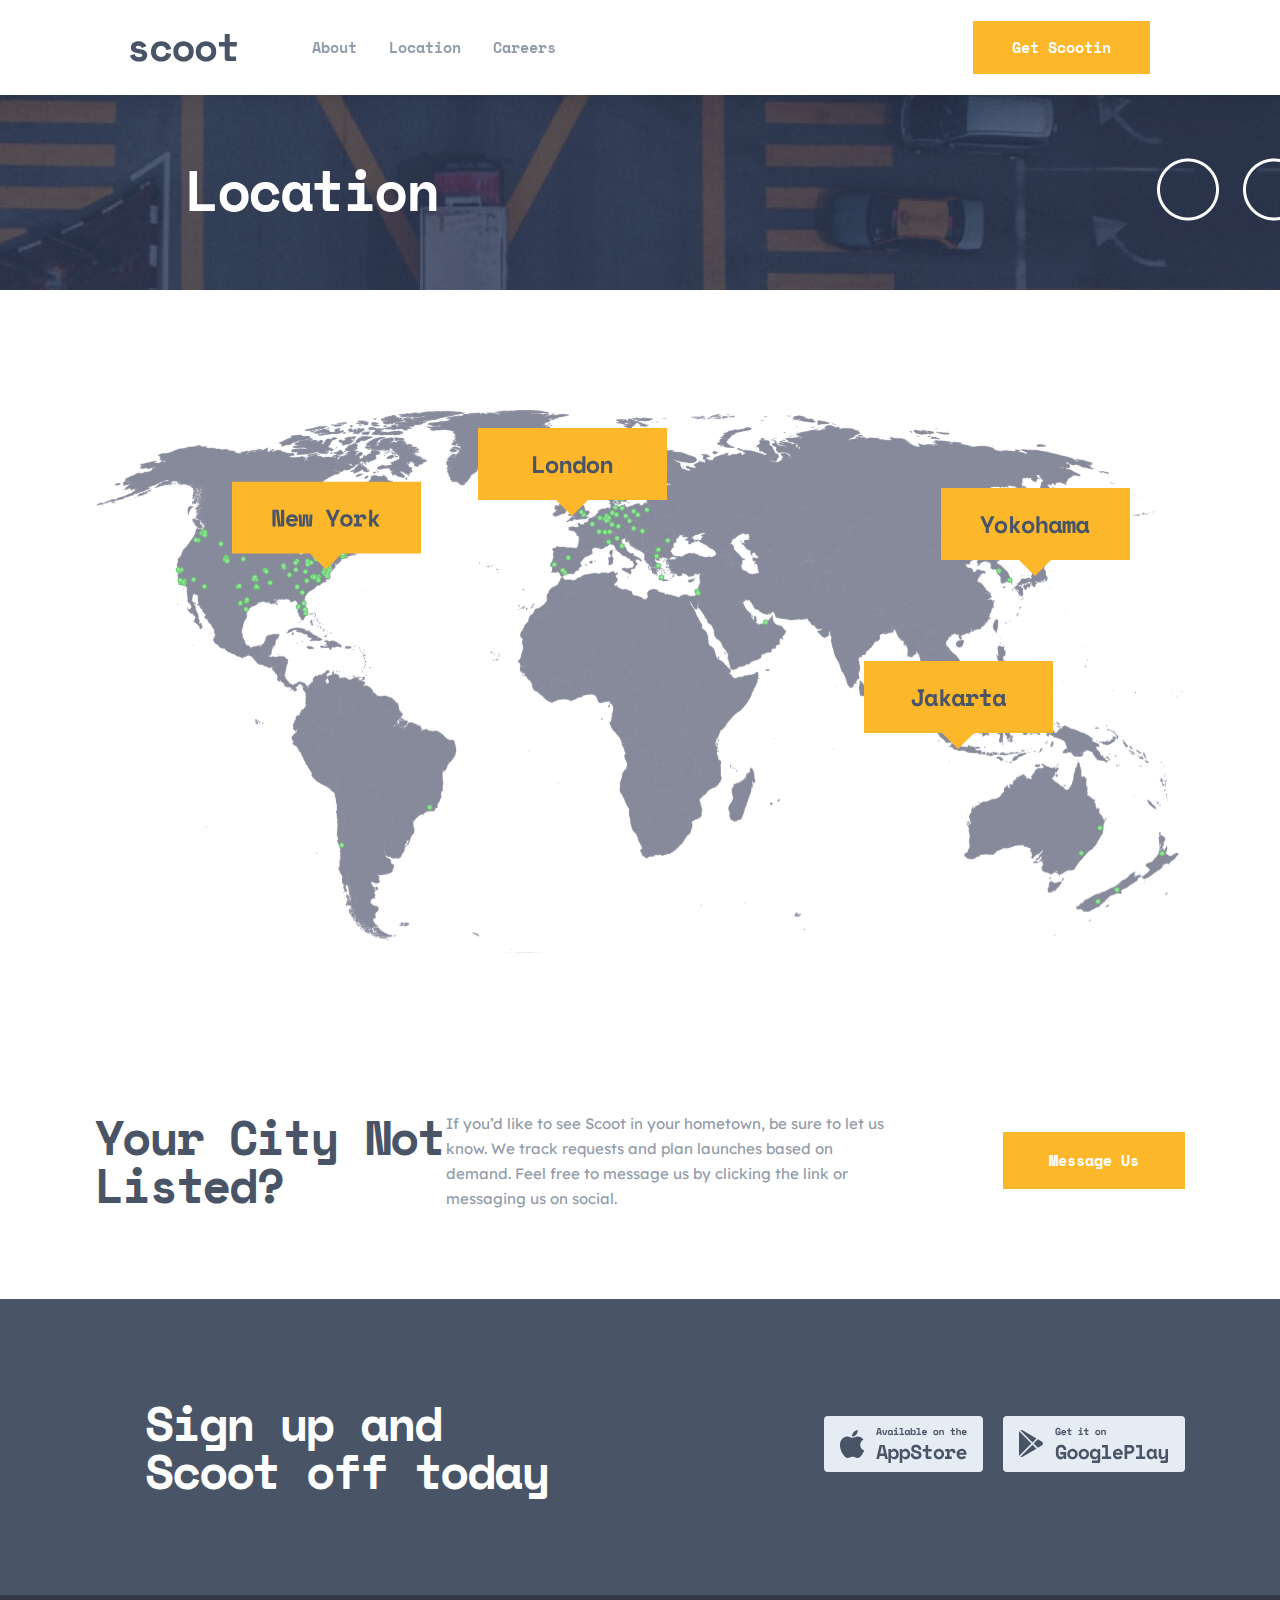
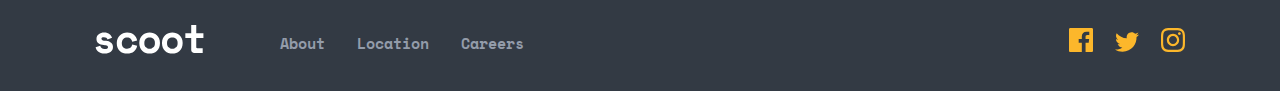
<file: location.html>
<!DOCTYPE html>
<html lang="en">

<head>
    <meta charset="UTF-8">
    <meta http-equiv="X-UA-Compatible" content="IE=edge">
    <meta name="viewport" content="width=device-width, initial-scale=1.0">
    <link rel="stylesheet" href="./css/main.min.css">
    <title>Location</title>
</head>

<body>
    <header class="header">
        <div class="container">
            <button class="hamburger-btn" type="button">
                <img class="hamburger--btn__img--default" src="./images/open.svg" alt="Header open button image"
                    width="20" height="16">

                <img class="hamburger--btn__img hamburger--btn__img--exit" src="./images/exit.svg"
                    alt="Header exit button image" width="18" height="18">
            </button>

            <a class="header__logo-link" href="./index.html">
                <img class="header__logo" src="./images/scoot.svg" alt="Site header logo" width="107" height="28">
            </a>

            <nav class="header__nav">
                <ul class="header__nav__ul">
                    <li class="nav__list-item"><a class="nav__list-link" href="./about.html">About</a></li>
                    <li class="nav__list-item"><a class="nav__list-link" href="./location.html">Location</a></li>
                    <li class="nav__list-item"><a class="nav__list-link" href="./careers.html">Careers</a></li>
                </ul>

            </nav>
            <a class="button-link" href="#">Get Scootin</a>
        </div>
    </header>

    <script src="./main.js"></script>

    <main class="location__main">
        <section class="about-intro">
            <div class="container">
                <h2 class="about-intro__heading">Location</h2>
            </div>
        </section>

        <!-- ================= -->


        <section class="location__section-one">
            <div class="container">
                <div class="location__section-one__div"></div>
                <div class="location__section-one__div-one">
                    <span class="location__div-one__span">New York</span>
                    <span class="location__div-one__span">London</span>
                    <span class="location__div-one__span">Jakarta</span>
                    <span class="location__div-one__span">Yokohama</span>
                </div>
                <div class="location__section-one__div-two">
                    <h2 class="location__heading">Your City Not Listed?</h2>
                    <p class="location__text">If you’d like to see Scoot in your hometown, be sure to let us know. We track requests and plan
                        launches based on demand. Feel free to message us by clicking the link or messaging us on
                        social.</p>

                    <a class="location__link" href="#">Message Us</a>
                </div>
            </div>
        </section>
    
        <!-- ========================================= -->

        <section class="call">
            <div class="container">
                <h2 class="call__heading">Sign up and Scoot off today</h2>

                <span class="call__span">
                    <a class="call__link" href="#"><img class="call__img" src="./images/icon1.svg"
                            alt="Apple store icon" width="159" height="56"></a>

                    <a class="call__link" href="#"><img class="call__img" src="./images/icon2.svg"
                            alt="Google Play icon" width="182" height="56"></a>
                </span>
            </div>
        </section>
    </main>
    <!-- =====================================site-footer========================================== -->


    <footer class="footer">
        <div class="container">
            <a class="footer__logo-link" href="./index.html"><img src="./images/footer-logo.svg" alt="Footer logo icon" width="109"
                    height="29"></a>

            <nav class="footer__nav">
                <ul class="footer__ul">
                    <li class="footer__list-item"><a class="footer__list-link" href="./about.html">About</a></li>
                    <li class="footer__list-item"><a class="footer__list-link" href="./location.html">Location</a></li>
                    <li class="footer__list-item"><a class="footer__list-link" href="./careers.html">Careers</a></li>
                </ul>
            </nav>

            <span class="footer__span">
                <a class="footer__social-link" href="#" target="_blank" rel="noopener noreferrer">
                    <svg class="footer__social-icon" width="24" height="24" viewBox="0 0 24 24" fill="none"
                        xmlns="http://www.w3.org/2000/svg">
                        <path
                            d="M22.675 0H1.325C0.593 0 0 0.593 0 1.325V22.676C0 23.407 0.593 24 1.325 24H12.82V14.706H9.692V11.084H12.82V8.413C12.82 5.313 14.713 3.625 17.479 3.625C18.804 3.625 19.942 3.724 20.274 3.768V7.008L18.356 7.009C16.852 7.009 16.561 7.724 16.561 8.772V11.085H20.148L19.681 14.707H16.561V24H22.677C23.407 24 24 23.407 24 22.675V1.325C24 0.593 23.407 0 22.675 0Z"
                            fill="#FCB72B" />
                    </svg>
                </a>

                <a class="footer__social-link" href="#" target="_blank" rel="noopener noreferrer">
                    <svg class="footer__social-icon" width="24" height="20" viewBox="0 0 24 20" fill="none"
                        xmlns="http://www.w3.org/2000/svg">
                        <path
                            d="M24 2.55699C23.117 2.94899 22.168 3.21299 21.172 3.33199C22.189 2.72299 22.97 1.75799 23.337 0.607986C22.386 1.17199 21.332 1.58199 20.21 1.80299C19.313 0.845986 18.032 0.247986 16.616 0.247986C13.437 0.247986 11.101 3.21399 11.819 6.29299C7.728 6.08799 4.1 4.12799 1.671 1.14899C0.381 3.36199 1.002 6.25699 3.194 7.72299C2.388 7.69699 1.628 7.47599 0.965 7.10699C0.911 9.38799 2.546 11.522 4.914 11.997C4.221 12.185 3.462 12.229 2.69 12.081C3.316 14.037 5.134 15.46 7.29 15.5C5.22 17.123 2.612 17.848 0 17.54C2.179 18.937 4.768 19.752 7.548 19.752C16.69 19.752 21.855 12.031 21.543 5.10599C22.505 4.41099 23.34 3.54399 24 2.55699Z"
                            fill="#FCB72B" />
                    </svg>

                </a>

                <a class="footer__social-link" href="#" target="_blank" rel="noopener noreferrer">
                    <svg class="footer__social-icon" width="24" height="24" viewBox="0 0 24 24" fill="none"
                        xmlns="http://www.w3.org/2000/svg">
                        <path fill-rule="evenodd" clip-rule="evenodd"
                            d="M12 0C8.741 0 8.333 0.014 7.053 0.072C2.695 0.272 0.273 2.69 0.073 7.052C0.014 8.333 0 8.741 0 12C0 15.259 0.014 15.668 0.072 16.948C0.272 21.306 2.69 23.728 7.052 23.928C8.333 23.986 8.741 24 12 24C15.259 24 15.668 23.986 16.948 23.928C21.302 23.728 23.73 21.31 23.927 16.948C23.986 15.668 24 15.259 24 12C24 8.741 23.986 8.333 23.928 7.053C23.732 2.699 21.311 0.273 16.949 0.073C15.668 0.014 15.259 0 12 0ZM12 2.163C15.204 2.163 15.584 2.175 16.85 2.233C20.102 2.381 21.621 3.924 21.769 7.152C21.827 8.417 21.838 8.797 21.838 12.001C21.838 15.206 21.826 15.585 21.769 16.85C21.62 20.075 20.105 21.621 16.85 21.769C15.584 21.827 15.206 21.839 12 21.839C8.796 21.839 8.416 21.827 7.151 21.769C3.891 21.62 2.38 20.07 2.232 16.849C2.174 15.584 2.162 15.205 2.162 12C2.162 8.796 2.175 8.417 2.232 7.151C2.381 3.924 3.896 2.38 7.151 2.232C8.417 2.175 8.796 2.163 12 2.163ZM5.838 12C5.838 8.597 8.597 5.838 12 5.838C15.403 5.838 18.162 8.597 18.162 12C18.162 15.404 15.403 18.163 12 18.163C8.597 18.163 5.838 15.403 5.838 12ZM12 16C9.791 16 8 14.21 8 12C8 9.791 9.791 8 12 8C14.209 8 16 9.791 16 12C16 14.21 14.209 16 12 16ZM16.965 5.595C16.965 4.8 17.61 4.155 18.406 4.155C19.201 4.155 19.845 4.8 19.845 5.595C19.845 6.39 19.201 7.035 18.406 7.035C17.61 7.035 16.965 6.39 16.965 5.595Z"
                            fill="#FCB72B" />
                    </svg>

                </a>

            </span>
        </div>
    </footer>
</body>

</html>
</file>
<file: css/main.min.css>
html{height:100%;-webkit-box-sizing:border-box;box-sizing:border-box}*,*::before,*::after{-webkit-box-sizing:inherit;box-sizing:inherit;scroll-behavior:smooth}.visually-hidden{position:absolute;white-space:nowrap;width:1px;height:1px;overflow:hidden;border:0;padding:0;clip:rect(0 0 0 0);-webkit-clip-path:inset(50%);clip-path:inset(50%);margin:-1px}body{height:100%;display:-webkit-box;display:-ms-flexbox;display:flex;-webkit-box-orient:vertical;-webkit-box-direction:normal;-ms-flex-direction:column;flex-direction:column;font-family:'Space Mono';font-style:normal;font-weight:normal;font-size:16px;line-height:1.5;margin:0}.container{width:100%;max-width:1130px;margin:0 auto;padding:0 20px}@font-face{font-family:'Space Mono';font-style:normal;font-weight:400;src:local(""),url("../fonts/space-mono-v6-latin-regular.woff2") format("woff2"),url("../fonts/space-mono-v6-latin-regular.woff") format("woff")}@font-face{font-family:'Space Mono';font-style:normal;font-weight:700;src:local(""),url("../fonts/space-mono-v6-latin-700.woff2") format("woff2"),url("../fonts/space-mono-v6-latin-700.woff") format("woff")}@font-face{font-family:'Lexend Deca';font-style:normal;font-weight:400;src:local(""),url("../fonts/lexend-deca-v7-latin-regular.woff2") format("woff2"),url("../fonts/lexend-deca-v7-latin-regular.woff") format("woff")}/*! normalize.css v8.0.1 | MIT License | github.com/necolas/normalize.css */html{line-height:1.15;-webkit-text-size-adjust:100%}body{margin:0}main{display:block}h1{font-size:2em;margin:0.67em 0}hr{-webkit-box-sizing:content-box;box-sizing:content-box;height:0;overflow:visible}pre{font-family:monospace, monospace;font-size:1em}a{background-color:transparent}abbr[title]{border-bottom:none;text-decoration:underline;-webkit-text-decoration:underline dotted;text-decoration:underline dotted}b,strong{font-weight:bolder}code,kbd,samp{font-family:monospace, monospace;font-size:1em}small{font-size:80%}sub,sup{font-size:75%;line-height:0;position:relative;vertical-align:baseline}sub{bottom:-0.25em}sup{top:-0.5em}img{border-style:none}button,input,optgroup,select,textarea{font-family:inherit;font-size:100%;line-height:1.15;margin:0}button,input{overflow:visible}button,select{text-transform:none}button,[type="button"],[type="reset"],[type="submit"]{-webkit-appearance:button}button::-moz-focus-inner,[type="button"]::-moz-focus-inner,[type="reset"]::-moz-focus-inner,[type="submit"]::-moz-focus-inner{border-style:none;padding:0}button:-moz-focusring,[type="button"]:-moz-focusring,[type="reset"]:-moz-focusring,[type="submit"]:-moz-focusring{outline:1px dotted ButtonText}fieldset{padding:0.35em 0.75em 0.625em}legend{-webkit-box-sizing:border-box;box-sizing:border-box;color:inherit;display:table;max-width:100%;padding:0;white-space:normal}progress{vertical-align:baseline}textarea{overflow:auto}[type="checkbox"],[type="radio"]{-webkit-box-sizing:border-box;box-sizing:border-box;padding:0}[type="number"]::-webkit-inner-spin-button,[type="number"]::-webkit-outer-spin-button{height:auto}[type="search"]{-webkit-appearance:textfield;outline-offset:-2px}[type="search"]::-webkit-search-decoration{-webkit-appearance:none}::-webkit-file-upload-button{-webkit-appearance:button;font:inherit}details{display:block}summary{display:list-item}template{display:none}[hidden]{display:none}.header{position:fixed;width:100%;z-index:1000;background-color:white;-webkit-box-shadow:0px 4px 20px rgba(0,0,0,0.1);box-shadow:0px 4px 20px rgba(0,0,0,0.1)}.header .container{width:100%;max-width:1100px;font-weight:bold;font-size:15px;line-height:25px;display:-webkit-box;display:-ms-flexbox;display:flex;-webkit-box-align:center;-ms-flex-align:center;align-items:center;margin:0 auto;padding:0 40px}.header__logo-link{z-index:11}.header__logo{vertical-align:middle}.header__nav{display:-webkit-box;display:-ms-flexbox;display:flex;-webkit-box-align:center;-ms-flex-align:center;align-items:center;-webkit-box-pack:justify;-ms-flex-pack:justify;justify-content:space-between;margin-left:59px}.header__nav__ul{display:-webkit-box;display:-ms-flexbox;display:flex;-webkit-box-align:center;-ms-flex-align:center;align-items:center;margin:0;padding:0;list-style-type:none}.nav__list-item{padding:35px 16px}.nav__list-link{color:#939CAA;text-decoration:none}.nav__list-link:hover{color:#FCB72B}.button-link{color:#FFFFFF;text-decoration:none;padding:12px 37px;margin-left:auto;background-color:#FCB72B;border:2px solid #FCB72B}.button-link:hover{color:#FCB72B;background-color:white;border:2px solid #FCB72B}.hamburger-btn{display:none;background-color:transparent;border:none;cursor:pointer;z-index:11}.hamburger--btn__img--exit{display:none}@media only screen and (max-width: 710px){.header .container{margin-top:22px}.header__nav{display:none}.header .button-link{display:none}.header--adaptive .header__nav{display:block;position:fixed;left:0;top:0;width:70%;height:100%;z-index:10;margin:75px auto;background-color:#333A44}.header--adaptive .header__nav__ul{display:-webkit-box;display:-ms-flexbox;display:flex;-webkit-box-orient:vertical;-webkit-box-direction:normal;-ms-flex-direction:column;flex-direction:column;margin:50px auto;text-align:left}.header--adaptive .nav__list-item{padding:15px 0}.header--adaptive .button-link{display:block;position:fixed;top:80%;z-index:11;margin:0 auto;margin-right:20px;margin-left:50px;-webkit-transform:translateX(25%);transform:translateX(25%)}.header__logo-link{margin:0 auto;margin-bottom:25px}.hamburger-btn{display:block}}@media only screen and (max-width: 600px){.header--adaptive .button-link{display:block;position:fixed;top:80%;z-index:11;margin:0 auto;margin-right:20px;margin-left:50px;-webkit-transform:translateX(-5%);transform:translateX(-5%)}}@media only screen and (max-width: 500px){.header--adaptive .button-link{display:block;position:fixed;top:80%;z-index:11;margin:0 auto;-webkit-transform:translateX(-1%);transform:translateX(-1%)}}@media only screen and (max-width: 350px){.header--adaptive .button-link{display:block;position:fixed;top:80%;z-index:11;margin:0 auto;margin-left:-15px;-webkit-transform:translateX(-1%);transform:translateX(-1%)}}.intro .container{max-width:100%;background-image:url(../images/Bitmap.jpg);background-repeat:no-repeat;background-size:cover;background-position:center;margin:0 auto;margin-bottom:160px;padding:0 20px}.intro__div{position:relative;width:100%;max-width:850px;padding:153px 185px}.intro__div::before{position:absolute;top:60%;right:80%;display:block;content:'';width:203px;height:15px;background-image:url(../images/group2.svg);background-size:cover;background-repeat:no-repeat}.intro__div::after{position:absolute;top:58%;left:90%;display:block;content:'';width:447px;height:140px;background-image:url(../images/group1.svg);background-size:cover;background-repeat:no-repeat}.intro__heading{font-weight:bold;font-size:56px;line-height:56px;letter-spacing:-2.5px;color:#FFFFFF}.intro__text{position:relative;width:100%;max-width:405px;font-family:'Lexend Deca';font-style:normal;font-weight:normal;font-size:15px;line-height:25px;color:#FFFFFF;margin-left:auto;margin-top:40px;margin-bottom:40px}.intro .button-link{margin-left:72px}.intro .button-link:hover{background-color:rgba(0,0,0,0.2)}@media only screen and (max-width: 1220px){.intro .container{height:600px}.intro__div{margin:0 auto;padding-top:120px;padding-bottom:120px;padding-left:95px;padding-right:95px;text-align:center}.intro__div::before{display:none}.intro__text{margin-top:40px;margin-bottom:40px}.intro .button-link{margin:0}.intro__div::after{position:absolute;top:80%;left:-21%;display:block;content:'';width:430px;height:130px;background-image:url(../images/group1.svg);background-size:cover;background-repeat:no-repeat}.intro__text{width:100%;max-width:900px;margin:40px auto}}@media only screen and (max-width: 768px){.intro__heading{width:100%;max-width:573px}.intro__text{width:100%;max-width:573px}}@media only screen and (max-width: 710px){.intro .container{margin-top:30px}.intro__div{padding-top:100px;padding-right:40px;padding-left:40px}.intro__div::after{top:70%;left:-44%}}@media only screen and (max-width: 496px){.intro__div{padding:90px 32px}.intro__heading{font-size:40px}.intro__text{font-size:15px}.intro__div::after{top:80%;left:-70%;display:none}}.guide-section .container{margin-bottom:200px}.guide-section__ol{display:-webkit-box;display:-ms-flexbox;display:flex;margin:0;padding:0;list-style-type:none}.guide-section__ol::before{position:absolute;left:0;display:block;content:'';width:68%;height:1px;border:7.5px solid #E5ECF4}.guide-section__list-item{position:relative;width:100%;max-width:350px;margin-left:30px;padding-top:40px}.guide-section__list-item::before{position:absolute;content:'';width:96px;height:96px;background-image:url(../images/Shape1.svg);background-repeat:no-repeat;border-radius:50%;-webkit-transform:translateY(-90%);transform:translateY(-90%)}.guide-section__list-item:nth-child(2)::before{position:absolute;content:'';width:96px;height:96px;background-image:url(../images/Shape2.svg);background-repeat:no-repeat;border-radius:50%;-webkit-transform:translateY(-90%);transform:translateY(-90%)}.guide-section__list-item:nth-child(3)::before{position:absolute;content:'';width:96px;height:96px;background-image:url(../images/Shape3.svg);background-repeat:no-repeat;border-radius:50%;-webkit-transform:translateY(-90%);transform:translateY(-90%)}.guide-section__heading{font-weight:bold;font-size:24px;line-height:28px;letter-spacing:-1.07143px;color:#495567}.guide-section__text{font-family:'Lexend Deca';font-style:normal;font-weight:normal;font-size:15px;line-height:25px;color:#939CAA}@media only screen and (max-width: 768px){.guide-section .container{margin:0 auto;padding:0 97px}.guide-section__ol{position:relative;display:-webkit-box;display:-ms-flexbox;display:flex;-webkit-box-orient:vertical;-webkit-box-direction:normal;-ms-flex-direction:column;flex-direction:column;margin-left:120px;padding-left:75px}.guide-section__ol::before{display:none}.guide-section__list-item{margin-top:-70px}.guide-section__list-item::before{display:none}.guide-section__ol::after{position:absolute;top:-33%;right:100%;content:'';width:96px;height:600px;background-image:url(../images/Group4.png);background-repeat:no-repeat}}@media only screen and (max-width: 685px){.guide-section .container{margin:0 auto}.guide-section__ol{margin:0;padding:0}.guide-section__list-item{position:relative;width:100%;max-width:580px;margin:35px auto;text-align:center}.guide-section__heading{font-size:20px}.guide-section__list-item::before{display:none}.guide-section__list-item::after{position:absolute;bottom:80%;left:40%;display:block;content:'';width:96px;height:96px;background-image:url(../images/Shape1.svg);background-repeat:no-repeat}.guide-section__list-item:nth-child(2)::after{position:absolute;bottom:80%;left:40%;display:block;content:'';width:96px;height:96px;background-image:url(../images/Shape2.svg);background-repeat:no-repeat}.guide-section__list-item:nth-child(3)::after{position:absolute;bottom:80%;left:40%;display:block;content:'';width:96px;height:96px;background-image:url(../images/Shape3.svg);background-repeat:no-repeat}.guide-section__ol::after{display:none}}@media only screen and (max-width: 450px){.guide-section .container{margin:0 auto;padding:0 25px}}.good-sides{position:relative}.good-sides .container{margin:0 auto;padding:0 20px}.good-sides__ul{margin:0;padding:0;list-style-type:none}.good-sides__item{display:-webkit-box;display:-ms-flexbox;display:flex;-webkit-box-pack:justify;-ms-flex-pack:justify;justify-content:space-between;-webkit-box-align:center;-ms-flex-align:center;align-items:center;margin-bottom:160px}.good-sides__item:nth-child(1)::before{position:absolute;left:50%;content:'';display:block;width:100%;z-index:10;max-width:50%;height:150px;background-image:url(../images/group11.svg);background-repeat:no-repeat;background-size:cover;-webkit-transform:translateY(100%);transform:translateY(100%)}.good-sides__item:nth-child(1)::after{position:absolute;left:94%;content:'';width:100%;max-width:100px;height:450px;background-image:url(../images/group14.svg);background-repeat:no-repeat;background-size:cover}.good-sides__item:nth-child(2)::before{position:absolute;left:0;content:'';display:inline-block;width:100%;max-width:30%;z-index:100;height:99px;background-image:url(../images/group17.svg);background-repeat:no-repeat;background-size:cover;-webkit-transform:translateY(-100%);transform:translateY(-100%)}.good-sides__item:nth-child(2)::after{position:absolute;left:0;content:'';width:100px;height:445px;background-image:url(../images/group15.svg);background-repeat:no-repeat;background-size:cover}.good-sides__item:nth-child(3)::before{position:absolute;left:70%;display:block;content:'';width:100%;max-width:30%;height:99px;z-index:100;background-image:url(../images/group11.svg);background-repeat:no-repeat;background-size:cover}.good-sides__item:nth-child(3)::after{position:absolute;left:94%;content:'';width:100%;max-width:100px;height:450px;background-image:url(../images/group14.svg);background-repeat:no-repeat;background-size:cover}.good-sides__item:nth-child(2n) .good-sides__span{-webkit-box-ordinal-group:2;-ms-flex-order:1;order:1}.good-sides__span{width:100%;max-width:460px}.good-sides img{vertical-align:middle;border-radius:50%}.span__heading{font-weight:bold;font-size:48px;line-height:48px;letter-spacing:-2.14286px;color:#495567}.span__text{width:100%;max-width:460px;font-size:15px;line-height:25px;color:#939CAA}.good-sides__button-link{display:inline-block;font-weight:bold;color:white;text-decoration:none;margin-top:40px;padding:12px 42px;background-color:#FCB72B;border:2px solid #FCB72B}.good-sides__button-link:hover{color:#FCB72B;background-color:white;border:2px solid #FCB72B}@media only screen and (max-width: 1300px){.good-sides__item{display:-webkit-box;display:-ms-flexbox;display:flex;-webkit-box-orient:vertical;-webkit-box-direction:normal;-ms-flex-direction:column;flex-direction:column;margin:0 auto;margin-bottom:128px;text-align:center}.good-sides__item .good-sides__span{-webkit-box-ordinal-group:2;-ms-flex-order:1;order:1}}@media only screen and (max-width: 800px){.good-sides .container{margin:0 auto;padding:0 32px}.good-sides__item::after{display:none}.good-sides img{width:350px;height:350px}}@media only screen and (max-width: 450px){.span__heading{font-size:36px}.good-sides img{width:300px;height:300px}}.call{max-width:100%;background-color:#495567;margin:0 auto}.call .container{display:-webkit-box;display:-ms-flexbox;display:flex;-webkit-box-align:center;-ms-flex-align:center;align-items:center}.call__heading{width:100%;max-width:450px;font-weight:bold;font-size:48px;line-height:48px;margin:100px 0;margin-left:50px;margin-right:250px;letter-spacing:-2.14286px;color:#FFFFFF}.call__span{display:-webkit-box;display:-ms-flexbox;display:flex;-webkit-box-align:center;-ms-flex-align:center;align-items:center}.call__link+.call__link{margin-left:20px}@media only screen and (max-width: 1000px){.call{width:100%;background-color:#495567;margin:0 auto}.call .container{display:-webkit-box;display:-ms-flexbox;display:flex;-webkit-box-orient:vertical;-webkit-box-direction:normal;-ms-flex-direction:column;flex-direction:column;margin:0 auto;text-align:center}.call__heading{text-align:center;margin:0 auto;padding:100px 0}.call__span{margin:0 auto;margin-bottom:90px}}@media only screen and (max-width: 550px){.call .container{margin:0 auto;padding:0 20px}.call__img:nth-child(1){width:113px;height:40px}.call__img:nth-child(2){width:130px;height:40px}.call__heading{font-size:36px}}.footer{display:block;background-color:#333A44}.footer .container{display:-webkit-box;display:-ms-flexbox;display:flex;-webkit-box-align:center;-ms-flex-align:center;align-items:center;margin:0 auto;padding:0 20px}.footer__nav{margin-left:60px}.footer__ul{display:-webkit-box;display:-ms-flexbox;display:flex;-webkit-box-align:center;-ms-flex-align:center;align-items:center;margin:0;padding:0;list-style-type:none}.footer__list-item{padding:36px 16px}.footer__list-link{font-weight:bold;font-size:15px;color:#939CAA;text-decoration:none}.footer__list-link:hover{color:#FCB72B}.footer__social-link{text-decoration:none}.footer__social-link+.footer__social-link{margin-left:12px}.footer__span{margin-left:auto}.footer__social-icon:hover path{fill:#e5ecf4}@media only screen and (max-width: 600px){.footer .container{display:-webkit-box;display:-ms-flexbox;display:flex;-webkit-box-orient:vertical;-webkit-box-direction:normal;-ms-flex-direction:column;flex-direction:column;margin:0 auto}.footer__logo-link{margin-top:80px}.footer__nav{margin:0 auto}.footer__span{margin:0 auto;margin-bottom:80px}}@media only screen and (max-width: 400px){.footer__ul{display:-webkit-box;display:-ms-flexbox;display:flex;-webkit-box-orient:vertical;-webkit-box-direction:normal;-ms-flex-direction:column;flex-direction:column}.footer__logo-link{margin-bottom:40px}.footer__nav{margin-bottom:40px}.footer__list-item{padding-top:10px;padding-bottom:10px}}.about-intro .container{max-width:100%;background-image:url(../images/about-hero.jpg);background-repeat:no-repeat;background-position:center;background-size:cover;margin:0 auto;margin-top:90px;padding:0 20px}.about-intro__heading{font-weight:bold;font-size:56px;line-height:56px;letter-spacing:-2.5px;color:#FFFFFF;padding:72px 0;margin:0;margin-left:165px}@media only screen and (max-width: 710px){.about-intro .container{margin-top:30px;text-align:center}.about-intro__heading{margin:0 auto}}.about-good .container{width:100%;max-width:1110px;margin:0 auto;margin-top:100px;padding:0 20px}.about-good__ul{margin:0;padding:0;list-style:none}.about-good__item{position:relative;display:-webkit-box;display:-ms-flexbox;display:flex;-webkit-box-align:center;-ms-flex-align:center;align-items:center;-webkit-box-pack:justify;-ms-flex-pack:justify;justify-content:space-between;margin-bottom:160px}.about-good__item:nth-child(2n) .about-good__span{-webkit-box-ordinal-group:2;-ms-flex-order:1;order:1}.about-good__span{width:100%;max-width:450px}.about-good__span__heading{font-weight:bold;font-size:48px;line-height:48px;letter-spacing:-2.14286px;color:#495567}.about-good__span__text{font-family:'Lexend Deca';font-size:15px;line-height:25px;color:#939CAA}.about-good__item img{vertical-align:middle;border-radius:50%}.about-good__item:nth-child(1)::before{position:absolute;left:52.5%;content:'';width:100%;max-width:65%;height:160px;z-index:10;background-image:url(../images/strelka1.svg);background-repeat:no-repeat;background-size:cover;-webkit-transform:translateY(90%);transform:translateY(90%)}.about-good__item:nth-child(1)::after{position:absolute;left:111%;content:'';width:100px;height:450px;background-image:url(../images/group14.svg);background-repeat:no-repeat;background-size:cover}.about-good__item:nth-child(2)::before{position:absolute;right:70%;content:'';width:50%;max-width:50%;height:250px;background-image:url(../images/strelka2.svg);background-repeat:no-repeat;background-size:cover;-webkit-transform:translateY(-60%);transform:translateY(-60%)}.about-good__item:nth-child(2)::after{position:absolute;right:111%;content:'';width:100px;height:450px;background-image:url(../images/group15.svg);background-repeat:no-repeat;background-size:cover}@media only screen and (max-width: 1490px){.about-good .container{width:100%;max-width:1110px}.about-good__item:nth-child(1)::before{position:absolute;left:52.5%;content:'';width:100%;max-width:64%;height:160px;z-index:10;background-image:url(../images/strelka1.svg);background-repeat:no-repeat;background-size:cover;-webkit-transform:translateY(90%);transform:translateY(90%)}.about-good__item:nth-child(1)::after{position:absolute;left:107%;content:'';width:100px;height:450px;background-image:url(../images/group14.svg);background-repeat:no-repeat;background-size:cover}}@media only screen and (max-width: 1440px){.about-good__item{display:-webkit-box;display:-ms-flexbox;display:flex;-webkit-box-orient:vertical;-webkit-box-direction:normal;-ms-flex-direction:column;flex-direction:column;text-align:center;margin:0 auto;margin-bottom:160px}.about-good__item img{-webkit-box-ordinal-group:2;-ms-flex-order:1;order:1;margin-top:30px}.about-good__item:nth-child(1)::before{top:50%;left:35%}.about-good__item:nth-child(1)::after{left:90%;top:30%}}@media only screen and (max-width: 700px){.about-good__item::after{display:none}.about-good__item img{width:350px;height:350px}}@media only screen and (max-width: 430px){.about-good__item img{width:300px;height:300px}.about-good__item:nth-child(1)::before{top:50%;max-width:300;height:75px}.about-good__item:nth-child(2)::before{top:60%;max-width:300px;height:75px}.about-good__span__heading{font-size:32px}}.values .container{width:100%;max-width:1100px;margin:0 auto;padding:0 20px}.values__header-heading{font-weight:bold;font-size:48px;line-height:48px;text-align:center;letter-spacing:-2.14286px;color:#495567}.values__ul{display:-webkit-box;display:-ms-flexbox;display:flex;-ms-flex-wrap:wrap;flex-wrap:wrap;-webkit-box-pack:center;-ms-flex-pack:center;justify-content:center;margin:0;padding:0;list-style:none}.values__ul__item+.values__ul__item{margin-left:15px;margin-bottom:80px}.values__ul__img{border-radius:50%;margin:0 40px;margin-bottom:40px}.ul__span__heading{font-weight:bold;font-size:24px;line-height:28px;text-align:center;letter-spacing:-1.07143px;color:#495567}.ul__span__text{width:100%;max-width:300px;font-size:15px;line-height:25px;text-align:center;color:#939CAA;margin:0 auto}@media only screen and (max-width: 1220px){.values__ul__img{margin:0}}@media only screen and (max-width: 768px){.values__ul__item{margin-bottom:50px}}.faqs .container{margin:100px auto;padding:0 20px}.faqs__heading{font-weight:bold;font-size:48px;line-height:48px;text-align:center;letter-spacing:-2.14286px;color:#495567;margin-bottom:64px}.faqs__div-one{display:-webkit-box;display:-ms-flexbox;display:flex}.div-one__span{display:-webkit-box;display:-ms-flexbox;display:flex;-webkit-box-orient:vertical;-webkit-box-direction:normal;-ms-flex-direction:column;flex-direction:column;margin-left:auto}.div-one__heading{font-weight:bold;font-size:40px;line-height:48px;letter-spacing:-1.78571px;color:#495567}.faqs__btn span{display:-webkit-box;display:-ms-flexbox;display:flex;-webkit-box-align:center;-ms-flex-align:center;align-items:center;-webkit-box-pack:justify;-ms-flex-pack:justify;justify-content:space-between;margin:0 auto;padding:0 20px}.faqs__btn{display:block;width:100%;max-width:700px;margin-bottom:20px;background-color:#F2F5F9;border:none}.faqs__btn:hover{background-color:#FFF4DF}.btn__heading{font-weight:bold;font-size:24px;line-height:28px;letter-spacing:-1.07143px;color:#495567}.btn__text{display:none;font-size:15px;line-height:25px;color:#495567;text-align:left;padding:0 20px}.faqs__btn--active .btn__text{display:block}.faqs__div-two{display:-webkit-box;display:-ms-flexbox;display:flex;-webkit-box-pack:justify;-ms-flex-pack:justify;justify-content:space-between;margin-top:100px}@media only screen and (max-width: 1030px){.faqs__div-one{display:-webkit-box;display:-ms-flexbox;display:flex;-webkit-box-orient:vertical;-webkit-box-direction:normal;-ms-flex-direction:column;flex-direction:column;margin:0 auto}.faqs__div-two{display:-webkit-box;display:-ms-flexbox;display:flex;-webkit-box-orient:vertical;-webkit-box-direction:normal;-ms-flex-direction:column;flex-direction:column;margin:0 auto}.div-one__span{margin:30px auto}.div-two__span{margin:30px auto}.faqs__btn{margin:15px auto}.div-one__heading{margin:0 auto}}@media only screen and (max-width: 571px){.btn__heading{font-size:20px}.div-one__heading{font-size:26px}.div-two__heading{font-size:26px}}@media only screen and (max-width: 410px){.btn__heading{font-size:18px;margin-right:15px}}.careers__section-one{margin-top:150px;margin-bottom:100px}.careers__ul{margin:0;padding:0;list-style-type:none}.careers__list-item{max-width:100%;position:relative;display:-webkit-box;display:-ms-flexbox;display:flex}.careers__span{width:100%;max-width:450px}.careers__img{margin-left:auto;border-radius:50%;vertical-align:middle}.careers__list-item__heading{font-weight:bold;font-size:48px;line-height:48px;letter-spacing:-2.14286px;color:#495567}.careers__list-item__text{font-family:'Lexend Deca';font-style:normal;font-weight:normal;font-size:15px;line-height:25px;color:#939CAA;margin-bottom:40px}.careers__link{padding:14px 49px;text-decoration:none;font-weight:bold;font-size:15px;line-height:25px;text-align:center;color:#FFFFFF;background-color:#FCB72B;border:2px solid #FCB72B}.careers__link:hover{color:#FCB72B;background-color:white;border:2px solid #FCB72B}@media only screen and (max-width: 930px){.careers__list-item{display:-webkit-box;display:-ms-flexbox;display:flex;-webkit-box-orient:vertical;-webkit-box-direction:normal;-ms-flex-direction:column;flex-direction:column;margin:0 auto;text-align:center}.careers__span{margin:0 auto}.careers__img{-webkit-box-ordinal-group:0;-ms-flex-order:-1;order:-1;margin:0 auto;margin-top:70px}}@media only screen and (max-width: 500px){.careers__section-one{margin-top:80px}.careers__img{width:100%;max-width:350px;height:350px}}@media only screen and (max-width: 400px){.careers__img{width:100%;max-width:311px;height:311px}.careers__list-item__heading{font-size:32px}.careers__list-item__text{font-size:15px}}@media only screen and (max-width: 350px){.careers__img{margin:0;width:100%;max-width:290px;height:290px}}.careers__section-two{margin-bottom:100px}.section-two_div-one{padding:0 40px;display:-webkit-box;display:-ms-flexbox;display:flex;-webkit-box-align:center;-ms-flex-align:center;align-items:center;background-color:#F2F5F9;margin-bottom:30px}.section-two_div-two{padding:0 40px;display:-webkit-box;display:-ms-flexbox;display:flex;-webkit-box-align:center;-ms-flex-align:center;align-items:center;background-color:#F2F5F9;margin-bottom:30px}.section-two_div-three{padding:0 40px;display:-webkit-box;display:-ms-flexbox;display:flex;-webkit-box-align:center;-ms-flex-align:center;align-items:center;background-color:#F2F5F9;margin-bottom:30px}.section-two_div-four{padding:0 40px;display:-webkit-box;display:-ms-flexbox;display:flex;-webkit-box-align:center;-ms-flex-align:center;align-items:center;background-color:#F2F5F9;margin-bottom:30px}.section-two_div-five{padding:0 40px;display:-webkit-box;display:-ms-flexbox;display:flex;-webkit-box-align:center;-ms-flex-align:center;align-items:center;background-color:#F2F5F9;margin-bottom:30px}.section-two_div-six{padding:0 40px;display:-webkit-box;display:-ms-flexbox;display:flex;-webkit-box-align:center;-ms-flex-align:center;align-items:center;background-color:#F2F5F9}.section-two__link{text-decoration:none;padding:14px 67px;background-color:#FCB72B;color:white;margin-left:auto;border:2px solid #FCB72B}.section-two__link:hover{background-color:#F2F5F9;color:#FCB72B}.section_two__heading{font-weight:bold;font-size:24px;line-height:28px;letter-spacing:-1.07143px;color:#495567}.section_two__text{font-family:'Lexend Deca';font-size:15px;line-height:25px;color:#495567}@media only screen and (max-width: 650px){.careers__section-two{margin-bottom:50px}.section-two_div-one{display:-webkit-box;display:-ms-flexbox;display:flex;-webkit-box-orient:vertical;-webkit-box-direction:normal;-ms-flex-direction:column;flex-direction:column}.section_two__heading{margin:0 auto;margin-top:20px}.section_two__text{margin:0 auto;text-align:center;margin-bottom:20px}.section-two__link{display:block;margin:0 auto;margin-bottom:20px}.section-two_div-two{display:-webkit-box;display:-ms-flexbox;display:flex;-webkit-box-orient:vertical;-webkit-box-direction:normal;-ms-flex-direction:column;flex-direction:column}.section-two_div-three{display:-webkit-box;display:-ms-flexbox;display:flex;-webkit-box-orient:vertical;-webkit-box-direction:normal;-ms-flex-direction:column;flex-direction:column}.section-two_div-four{display:-webkit-box;display:-ms-flexbox;display:flex;-webkit-box-orient:vertical;-webkit-box-direction:normal;-ms-flex-direction:column;flex-direction:column}.section-two_div-five{display:-webkit-box;display:-ms-flexbox;display:flex;-webkit-box-orient:vertical;-webkit-box-direction:normal;-ms-flex-direction:column;flex-direction:column}.section-two_div-six{display:-webkit-box;display:-ms-flexbox;display:flex;-webkit-box-orient:vertical;-webkit-box-direction:normal;-ms-flex-direction:column;flex-direction:column}}@media only screen and (max-width: 400px){.section_two__heading{font-size:18px;text-align:center}.section_two__text{font-size:15px;text-align:center}.section-two_div-one{padding:0 20px}.section-two_div-two{padding:0 20px}.section-two_div-three{padding:0 20px}.section-two_div-four{padding:0 20px}.section-two_div-five{padding:0 20px}.section-two_div-six{padding:0 20px}}.location__section-one .container{margin-top:120px;margin-bottom:50px}.location__section-one__div{width:100%;max-width:100%;height:543px;background-image:url(../images/karta.svg);background-repeat:no-repeat;background-position:center;background-size:cover;margin-bottom:120px}.location__section-one__div-two{display:-webkit-box;display:-ms-flexbox;display:flex;-webkit-box-align:center;-ms-flex-align:center;align-items:center}.location__heading{width:100%;max-width:351px;font-weight:bold;font-size:48px;line-height:48px;letter-spacing:-2.14286px;color:#495567}.location__text{width:100%;max-width:445px;font-family:'Lexend Deca';font-style:normal;font-weight:normal;font-size:15px;line-height:25px;color:#939CAA}.location__link{text-decoration:none;color:white;font-weight:bold;font-size:15px;line-height:25px;padding:14px 44px;background-color:#FCB72B;border:2px solid #FCB72B;margin-left:auto}.location__link:hover{background-color:white;color:#FCB72B}.location__section-one__div-one{display:none;display:-webkit-box;display:-ms-flexbox;display:flex;-webkit-box-orient:vertical;-webkit-box-direction:normal;-ms-flex-direction:column;flex-direction:column}.location__div-one__span{font-weight:bold;font-size:24px;line-height:28px;text-align:center;letter-spacing:-1.07143px;color:#495567;display:none;width:100%;max-width:500px;background-color:rgba(252,183,43,0.15);margin-bottom:40px;padding:25px 100px;text-align:center}@media only screen and (max-width: 1025px){.location__section-one__div-two{display:-webkit-box;display:-ms-flexbox;display:flex;-webkit-box-orient:vertical;-webkit-box-direction:normal;-ms-flex-direction:column;flex-direction:column;margin:0 auto;text-align:center}.location__link{margin:0 auto;text-align:center}}@media only screen and (max-width: 768px){.location__section-one__div{width:100%;max-width:100%;height:400px;background-image:url(../images/karta1.svg)}}@media only screen and (max-width: 500px){.location__section-one__div-one{display:block}.location__div-one__span{display:block}}@media only screen and (max-width: 400px){.location__heading{font-size:35px}}
/*# sourceMappingURL=main.min.css.map */
</file>
